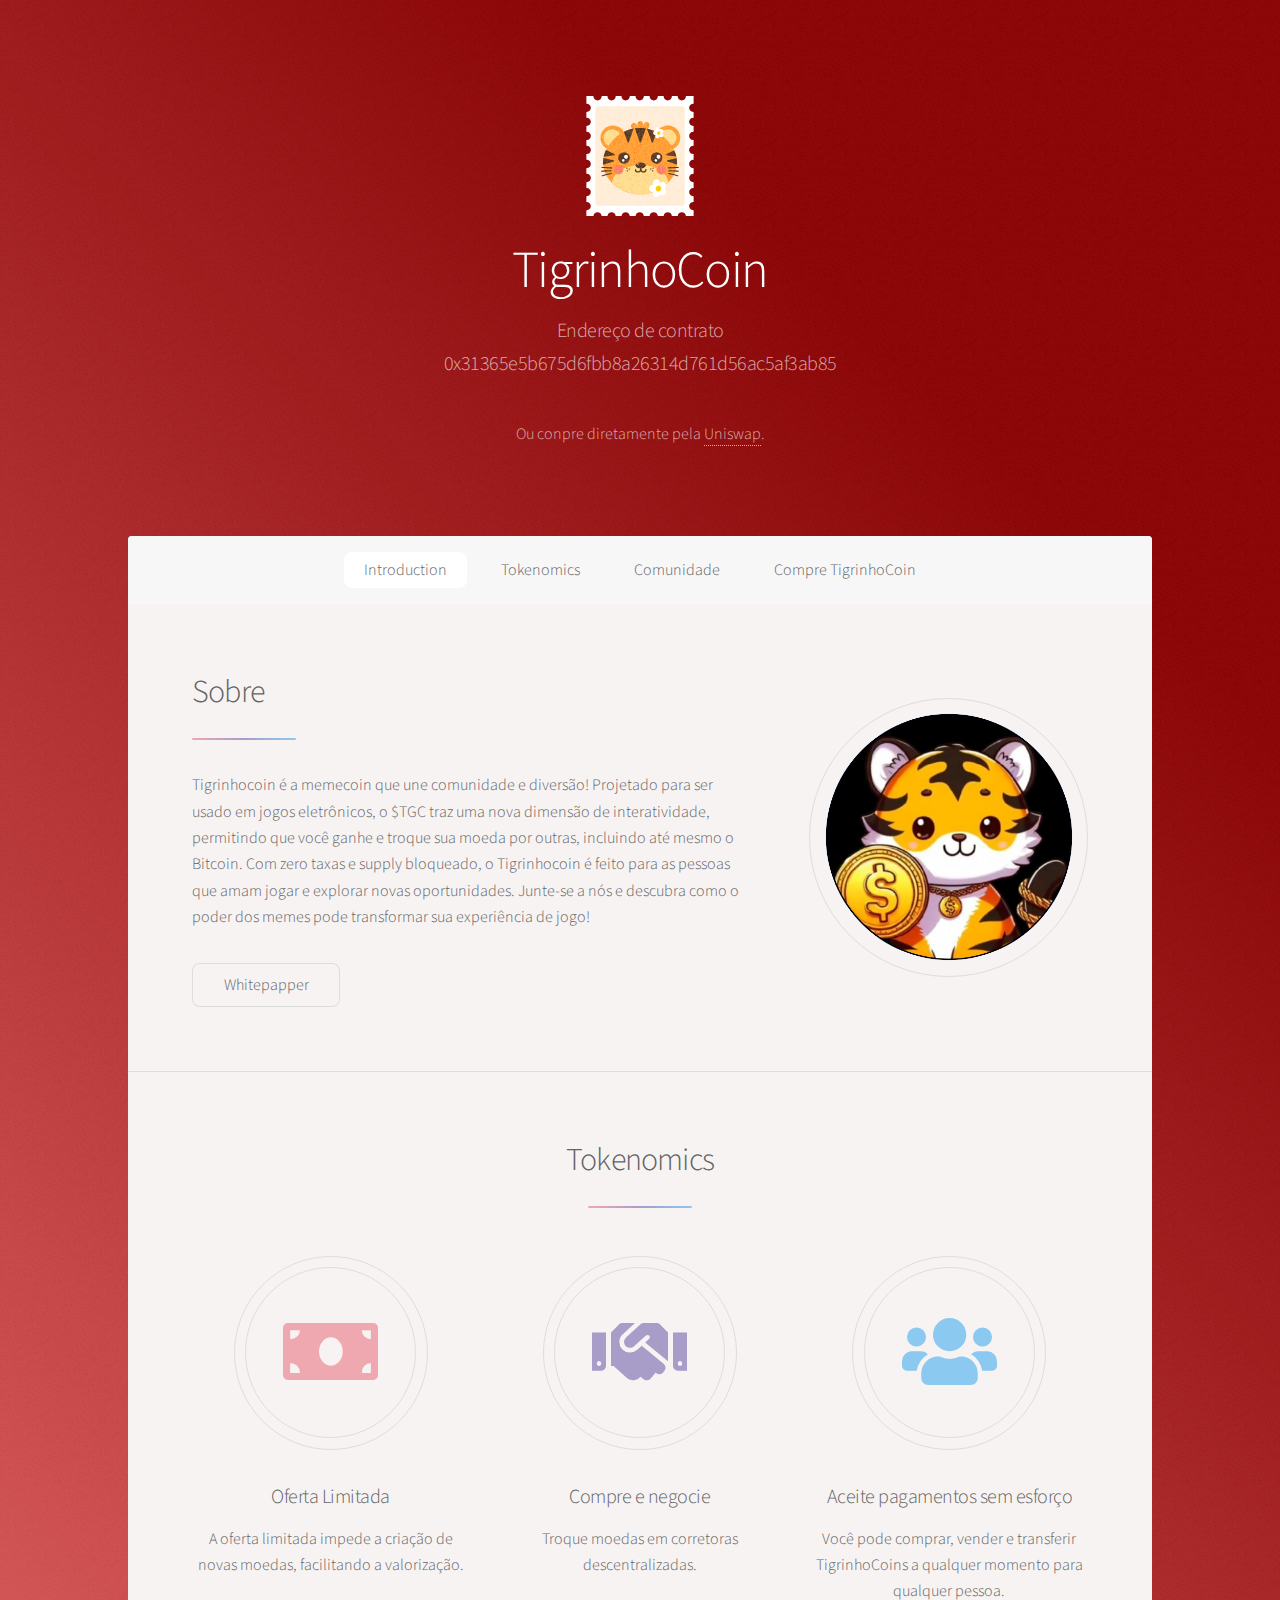
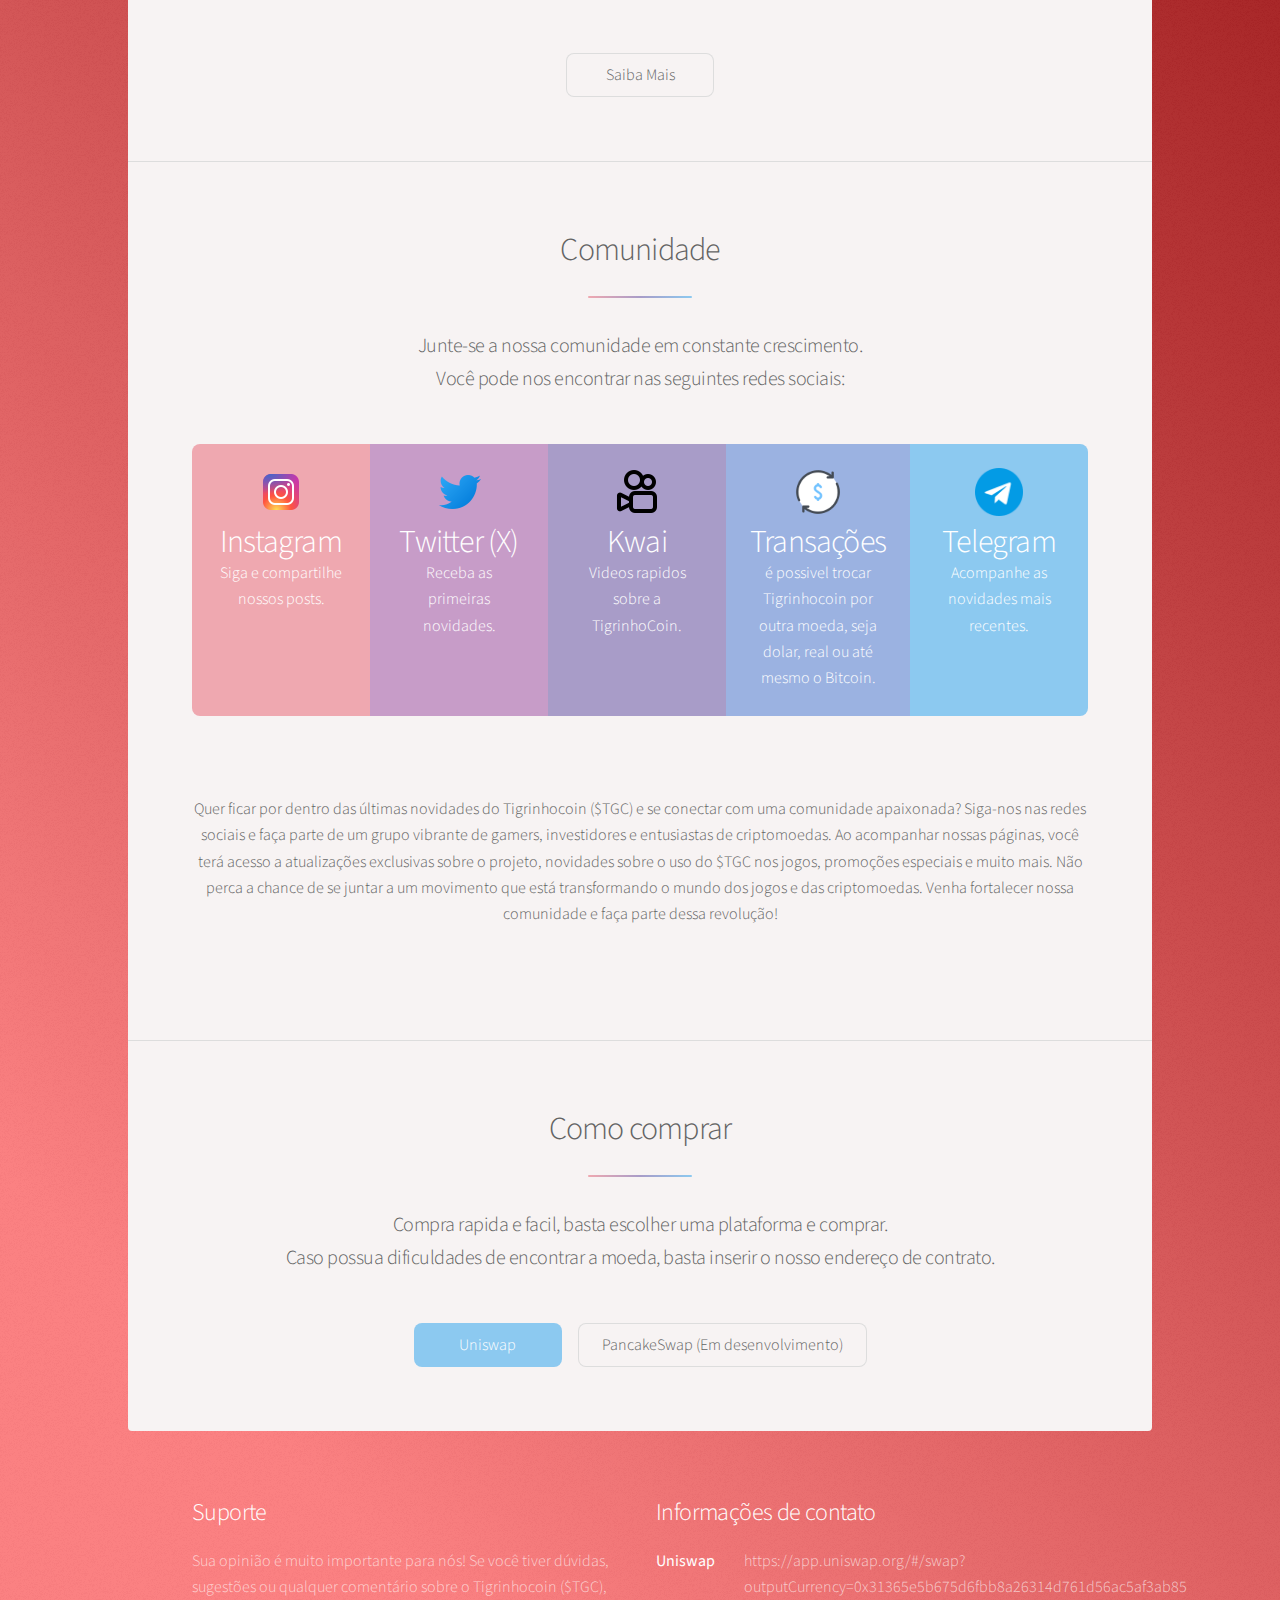
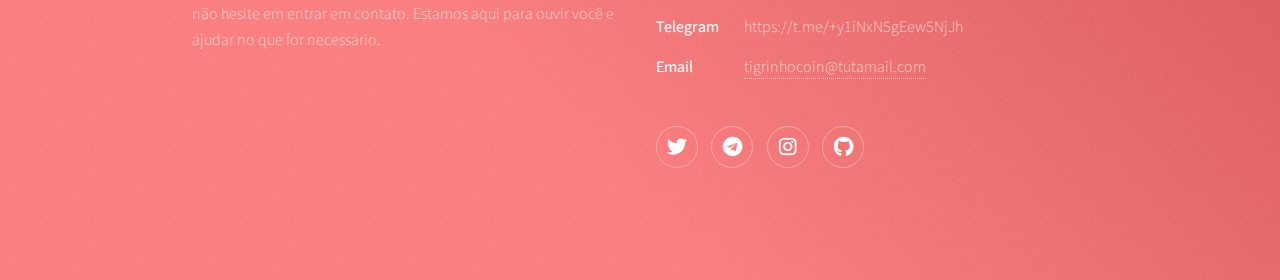
<file: TigrinhoCoin/index.html>
<!DOCTYPE HTML>
<!--
	Anotações, escreva aqui!!!!!!!
	Na aba "disponivel em, pode ser alterada para telegram ou redes sociais"
-->
<html>
	<head>
		<title>TigrinhoCoin </title>
		<meta charset="utf-8" />
		<meta name="viewport" content="width=device-width, initial-scale=1, user-scalable=no" />
		<link rel="stylesheet" href="assets/css/main.css" />
		<noscript><link rel="stylesheet" href="assets/css/noscript.css" /></noscript>
	</head>
	<body class="is-preload">

		<!-- Wrapper -->
			<div id="wrapper">

				<!-- Header -->
					<header id="header" class="alt">
						<span class="logo"><img src="images/logo.svg" alt="" /></span>
						<h1>TigrinhoCoin</h1>
						<p>Endereço de contrato<br />
							0x31365e5b675d6fbb8a26314d761d56ac5af3ab85 <p></p>
							Ou conpre diretamente pela <a href="https://app.uniswap.org/swap?outputCurrency=0x31365e5b675d6fbb8a26314d761d56ac5af3ab85">Uniswap</a>.</p>
					</header>

				<!-- Nav -->
					<nav id="nav">
						<ul>
							<li><a href="#intro" class="active">Introduction</a></li>
							<li><a href="#first">Tokenomics</a></li>
							<li><a href="#second">Comunidade</a></li>
							<li><a href="#cta">Compre TigrinhoCoin</a></li>
						</ul>
					</nav>

				<!-- Main -->
					<div id="main">

						<!-- Introduction -->
							<section id="intro" class="main">
								<div class="spotlight">
									<div class="content">
										<header class="major">
											<h2>Sobre</h2>
										</header>
										<p>Tigrinhocoin é a memecoin que une comunidade e diversão! Projetado para ser usado em jogos eletrônicos, o $TGC traz uma nova dimensão de interatividade, permitindo que você ganhe e troque sua moeda por outras, incluindo até mesmo o Bitcoin. Com zero taxas e supply bloqueado, o Tigrinhocoin é feito para as pessoas que amam jogar e explorar novas oportunidades. Junte-se a nós e descubra como o poder dos memes pode transformar sua experiência de jogo! </p>
										<ul class="actions">
											<li><a href="generic.html" class="button">Whitepapper</a></li>
										</ul>
									</div>
									<span class="image"><img src="images/pic01.jpg" alt="" /></span>
								</div>
							</section>

						<!-- First Section -->
							<section id="first" class="main special">
								<header class="major">
									<h2>Tokenomics</h2>
								</header>
								<ul class="features">
									<li>
										<span class="icon solid major style1 fa-money-bill"></span>
										<h3>Oferta Limitada</h3>
										<p>A oferta limitada impede a criação de novas moedas, facilitando a valorização.</p>
									</li>
									<li>
										<span class="icon solid major style3 fa-handshake"></span>
										<h3>Compre e negocie</h3>
										<p>Troque moedas em corretoras descentralizadas.</p>
									</li>
									<li>
										<span class="icon solid major style5 fa-users"></span>
										<h3>Aceite pagamentos sem esforço</h3>
										<p>Você pode comprar, vender e transferir TigrinhoCoins a qualquer momento para qualquer pessoa.</p>
									</li>
								</ul>
								<footer class="major">
									<ul class="actions special">
										<li><a href="tutorial.html" class="button">Saiba Mais</a></li>
									</ul>
								</footer>
							</section>

						<!-- Second Section -->
							<section id="second" class="main special">
								<header class="major">
									<h2>Comunidade</h2>
									<p>Junte-se a nossa comunidade em constante crescimento.<br />
									Você pode nos encontrar nas seguintes redes sociais:</p>
								</header>
								<ul class="statistics">
									<li class="style1">
										<img src="images/instagram.png" alt="Instagram Icon" class="icon" style="width: 48px; height: 48px;">
										<strong>Instagram</strong> Siga e compartilhe nossos posts.
									</li>
									<li class="style2">
										<img src="images/twitter.png" alt="X Icon" class="icon" style="width: 48px; height: 48px;">
										<strong>Twitter (X)</strong> Receba as primeiras novidades.
									</li>
									<li class="style3">
										<img src="images/kwai.png" alt="Kwai Icon" class="icon" style="width: 48px; height: 48px;">
										<strong>Kwai</strong> Videos rapidos sobre a TigrinhoCoin.
									</li>
									<li class="style4">
										<img src="images/market.png" alt="Coinmarketcap Icon" class="icon" style="width: 48px; height: 48px;">
										<strong>Transações</strong> é possivel trocar Tigrinhocoin por outra moeda, seja dolar, real ou até mesmo o Bitcoin.
									</li>
									<li class="style5">
										<img src="images/telegram.png" alt="Telegram Icon" class="icon" style="width: 48px; height: 48px;">
										<strong>Telegram</strong> Acompanhe as novidades mais recentes.
									</li>
								</ul>
								<p class="content"><p></p>
								Quer ficar por dentro das últimas novidades do Tigrinhocoin ($TGC) e se conectar com uma comunidade apaixonada? Siga-nos nas redes sociais e faça parte de um grupo vibrante de gamers, investidores e entusiastas de criptomoedas. Ao acompanhar nossas páginas, você terá acesso a atualizações exclusivas sobre o projeto, novidades sobre o uso do $TGC nos jogos, promoções especiais e muito mais. Não perca a chance de se juntar a um movimento que está transformando o mundo dos jogos e das criptomoedas. Venha fortalecer nossa comunidade e faça parte dessa revolução!</p>
								<footer class="major">
									<ul class="actions special">
									</ul>
								</footer>
							</section>

						<!-- Get Started -->
							<section id="cta" class="main special">
								<header class="major">
									<h2>Como comprar</h2>
									<p>Compra rapida e facil, basta escolher uma plataforma e comprar.<br />
									Caso possua dificuldades de encontrar a moeda, basta inserir o nosso endereço de contrato.</p>
								</header>
								<footer class="major">
									<ul class="actions special">
										<li><a href="https://app.uniswap.org/swap?outputCurrency=0x31365e5b675d6fbb8a26314d761d56ac5af3ab85" class="button primary">Uniswap</a></li>
										<li><a href="generic.html" class="button">PancakeSwap (Em desenvolvimento)</a></li>
									</ul>
								</footer>
							</section>

					</div>

				<!-- Footer -->
					<footer id="footer">
						<section>
							<h2>Suporte</h2>
							<p>Sua opinião é muito importante para nós! Se você tiver dúvidas, sugestões ou qualquer comentário sobre o Tigrinhocoin ($TGC), não hesite em entrar em contato. Estamos aqui para ouvir você e ajudar no que for necessário.</p>
							<ul class="actions">
							</ul>
						</section>
						<section>
							<h2>Informações de contato</h2>
							<dl class="alt">
								<dt>Uniswap</dt>
								<dd>https://app.uniswap.org/#/swap?outputCurrency=0x31365e5b675d6fbb8a26314d761d56ac5af3ab85</dd>
								<dt>Telegram</dt>
								<dd>https://t.me/+y1iNxN5gEew5NjJh</dd>
								<dt>Email</dt>
								<dd><a href="#">tigrinhocoin@tutamail.com</a></dd>
							</dl>
							<ul class="icons">
								<li><a href="https://x.com/" class="icon brands fa-twitter alt"><span class="label">Twitter</span></a></li>
								<li><a href="https://t.me/+y1iNxN5gEew5NjJh" class="icon brands fa-telegram alt"><span class="label">Telegram</span></a></li>
								<li><a href="#" class="icon brands fa-instagram alt"><span class="label">Instagram</span></a></li>
								<li><a href="#" class="icon brands fa-github alt"><span class="label">GitHub</span></a></li>
							</ul>
						</section>
					</footer>

			</div>

		<!-- Scripts -->
			<script src="assets/js/jquery.min.js"></script>
			<script src="assets/js/jquery.scrollex.min.js"></script>
			<script src="assets/js/jquery.scrolly.min.js"></script>
			<script src="assets/js/browser.min.js"></script>
			<script src="assets/js/breakpoints.min.js"></script>
			<script src="assets/js/util.js"></script>
			<script src="assets/js/main.js"></script>

	</body>
</html>
</file>
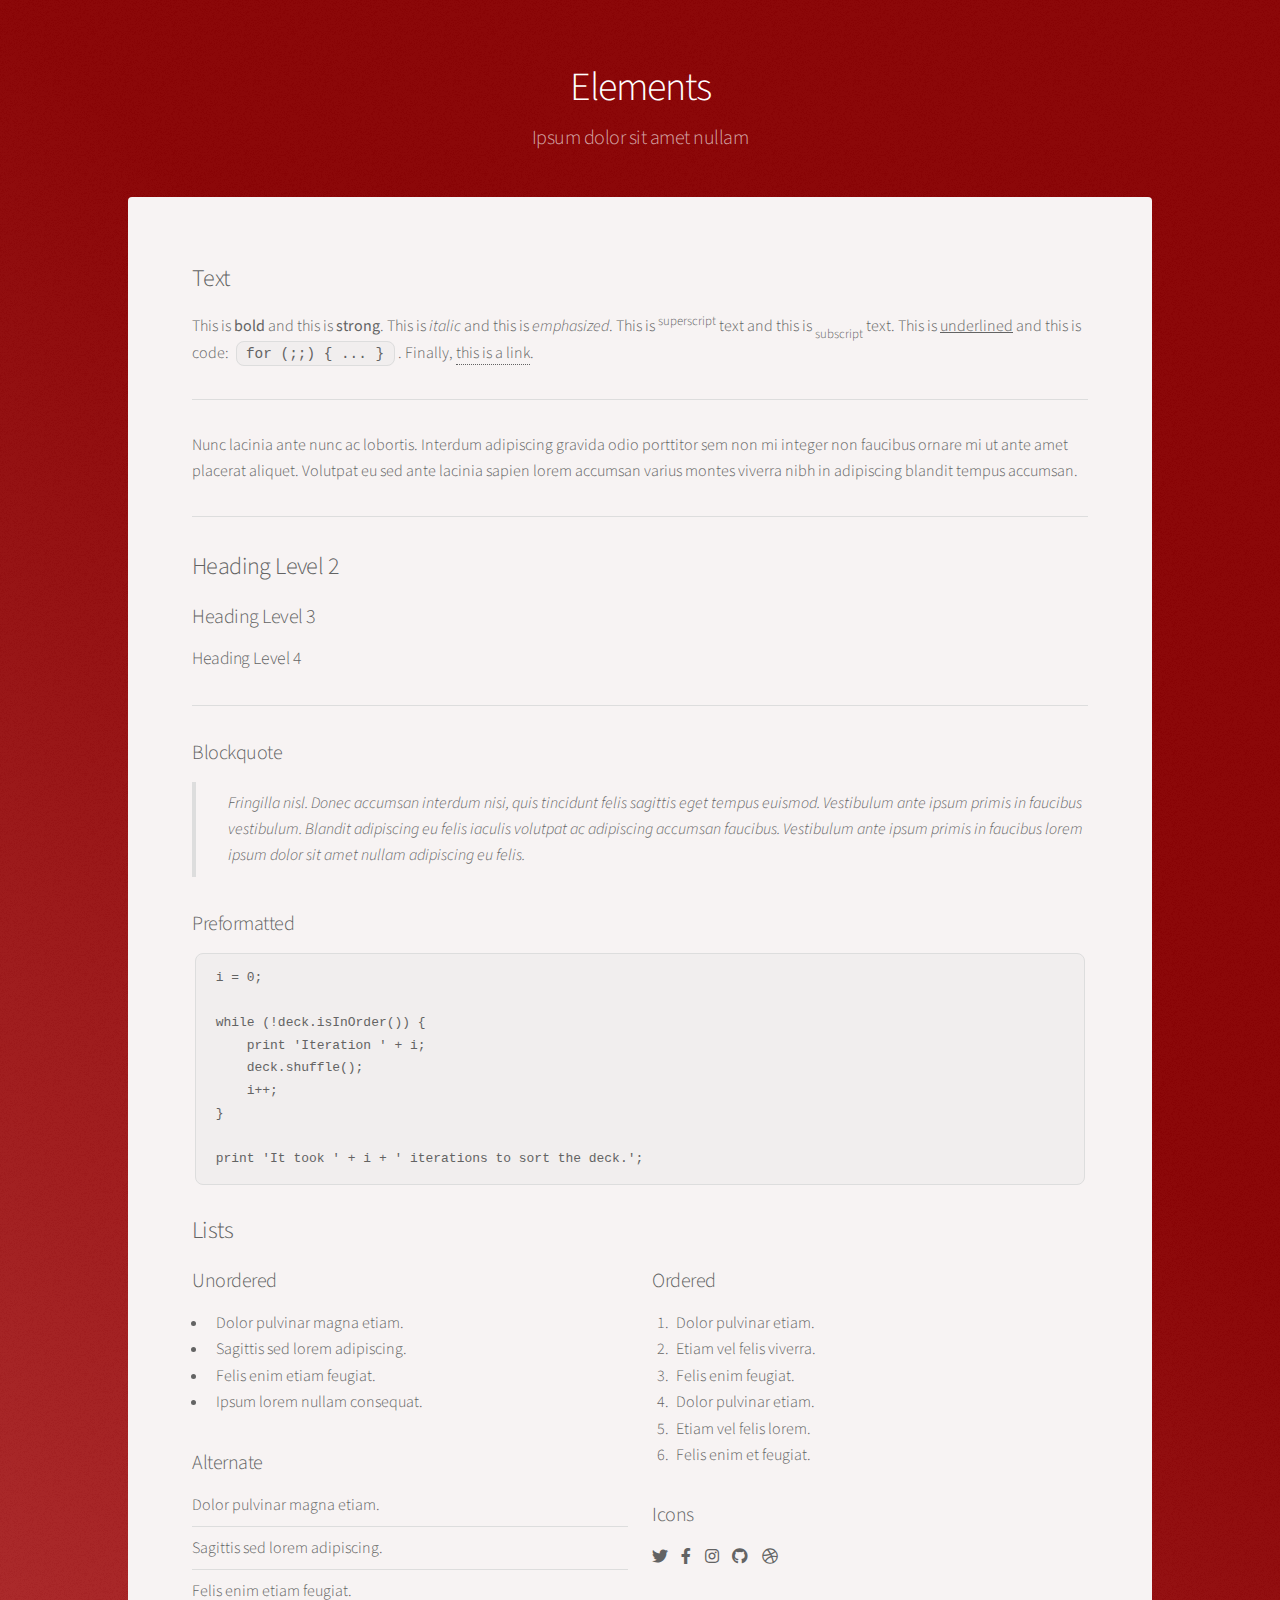
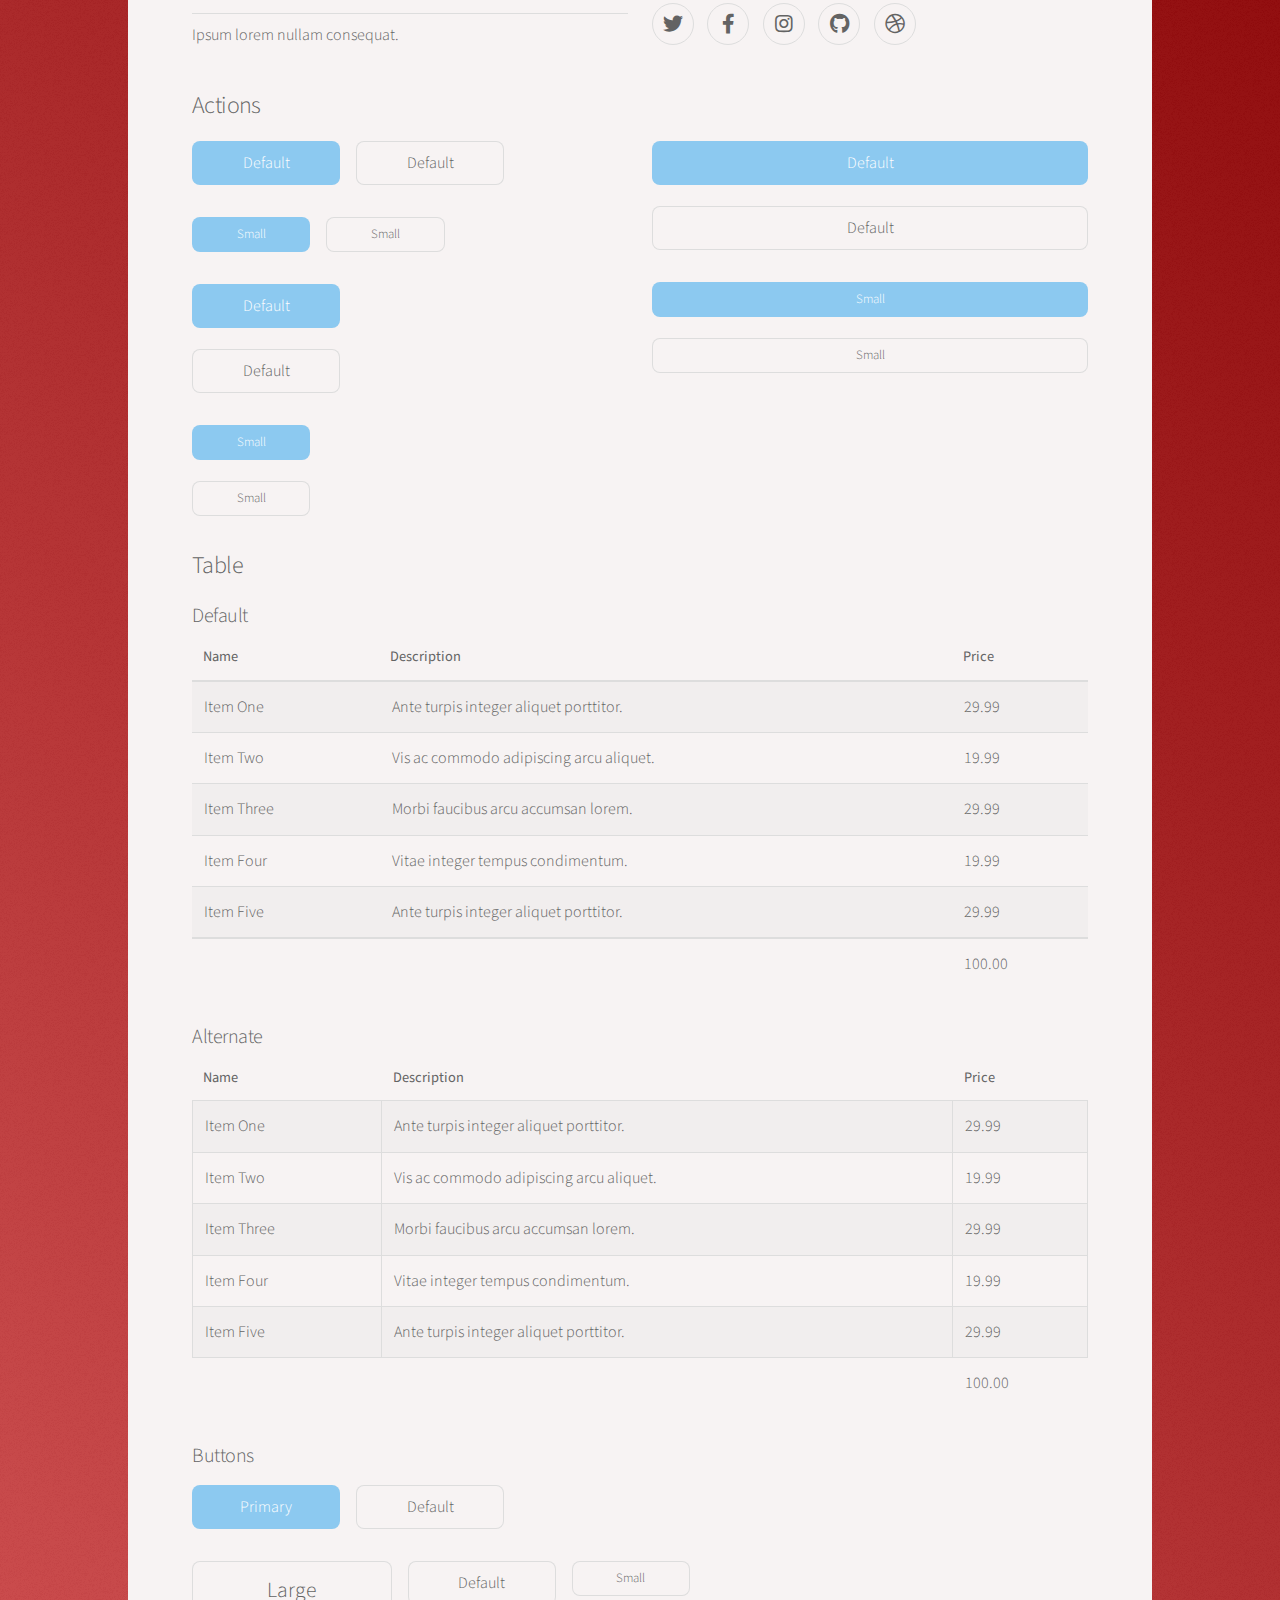
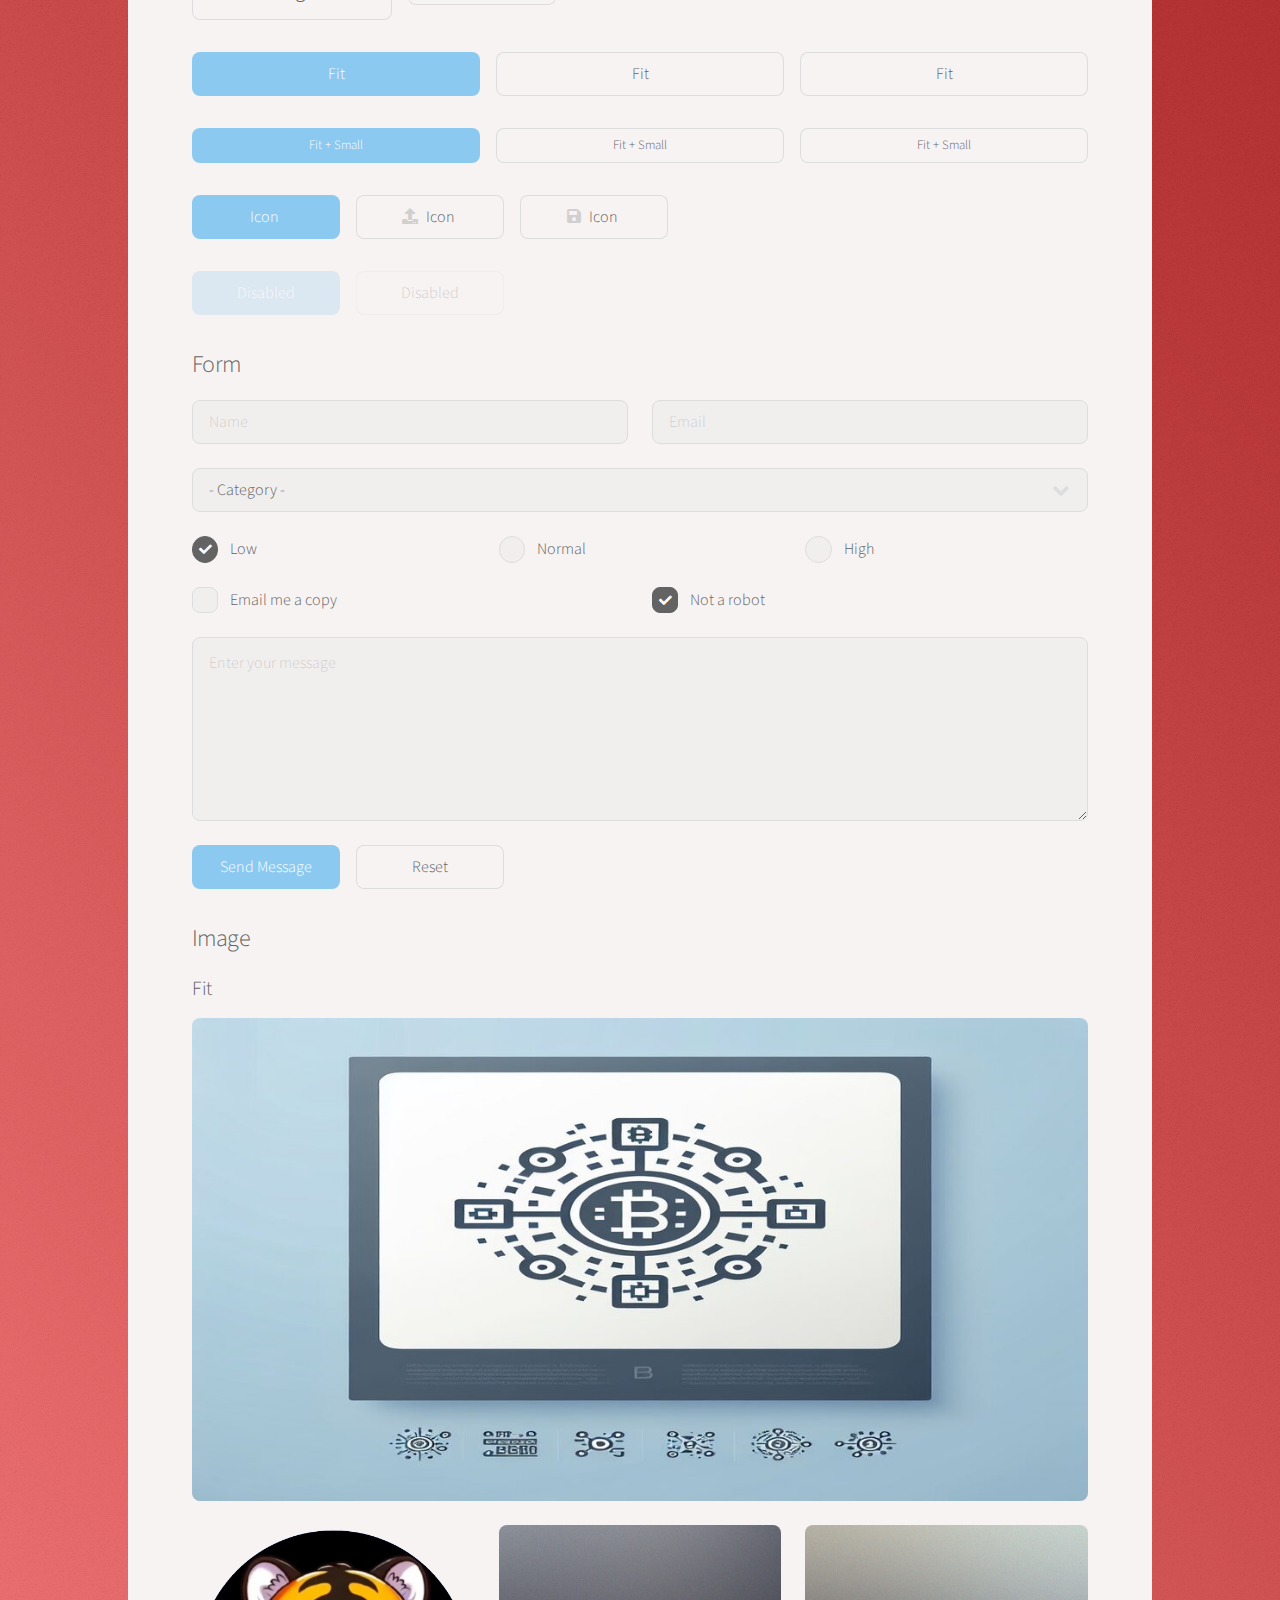
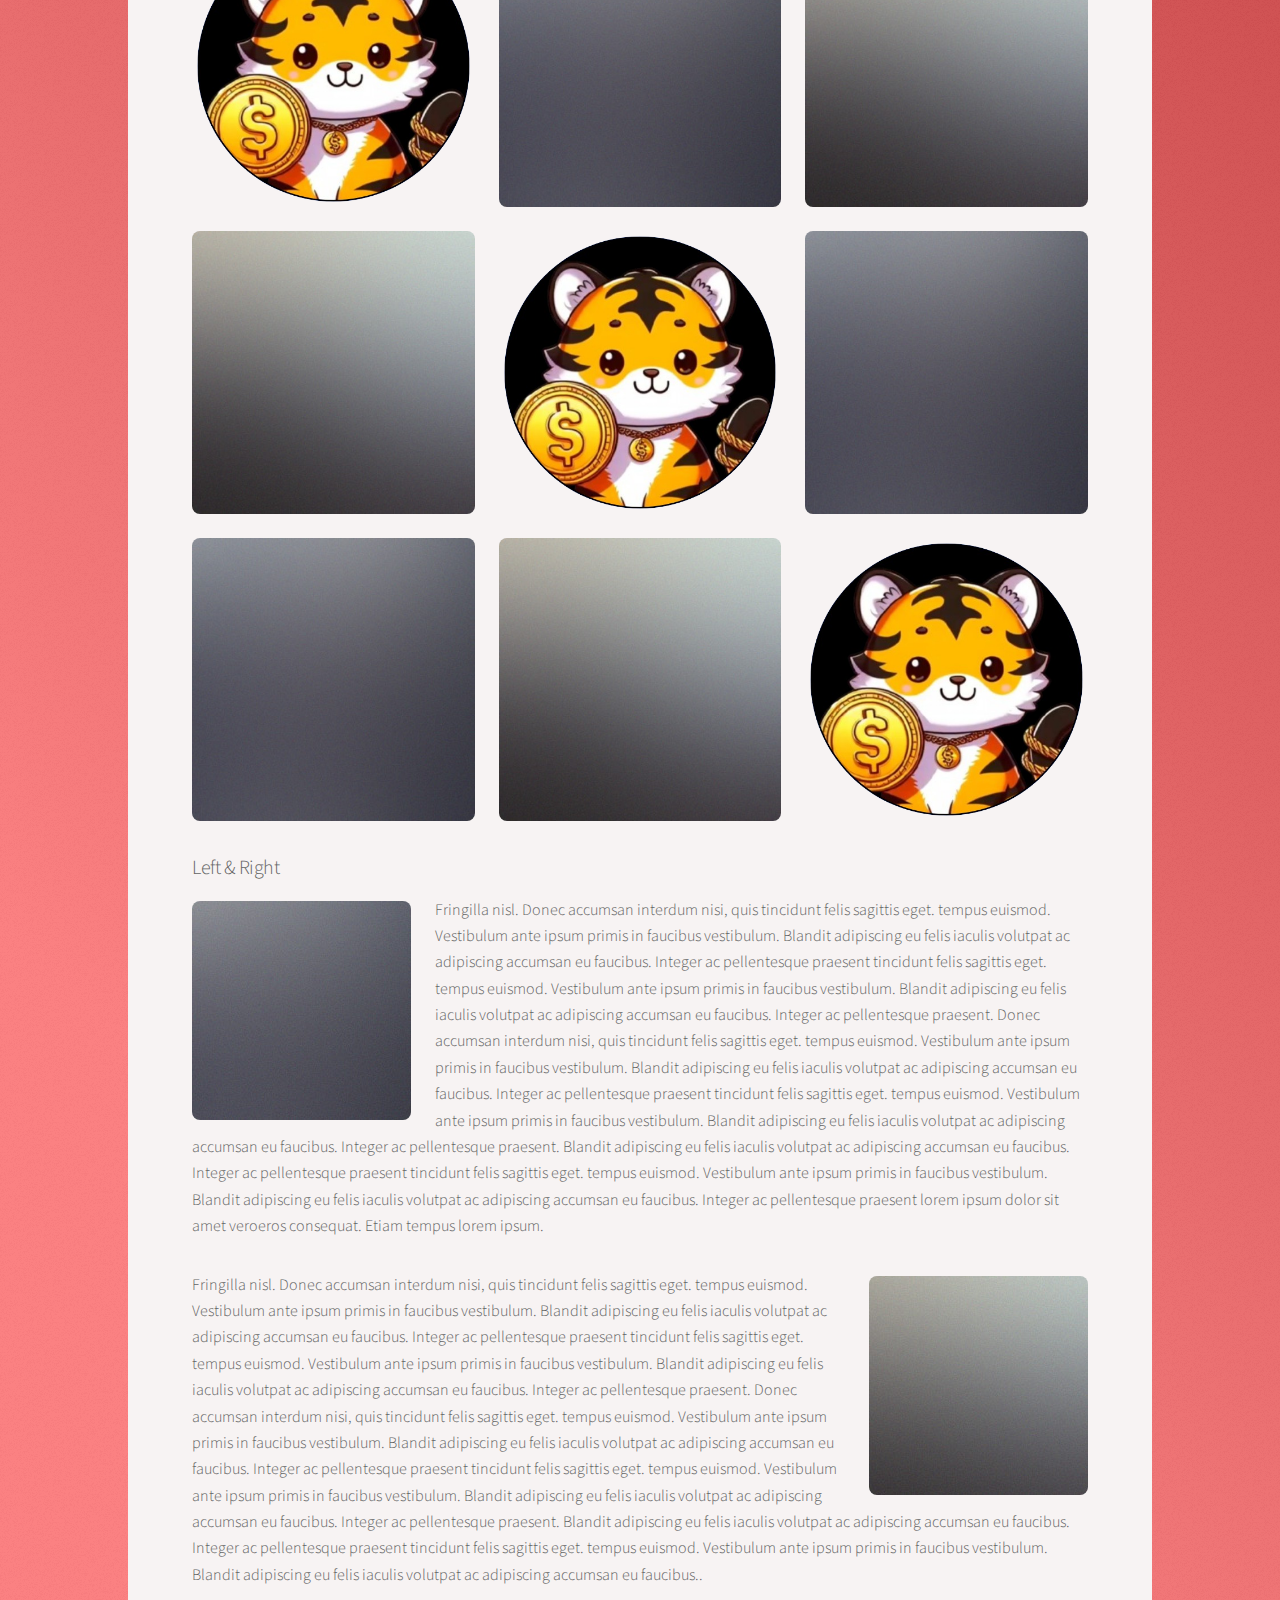
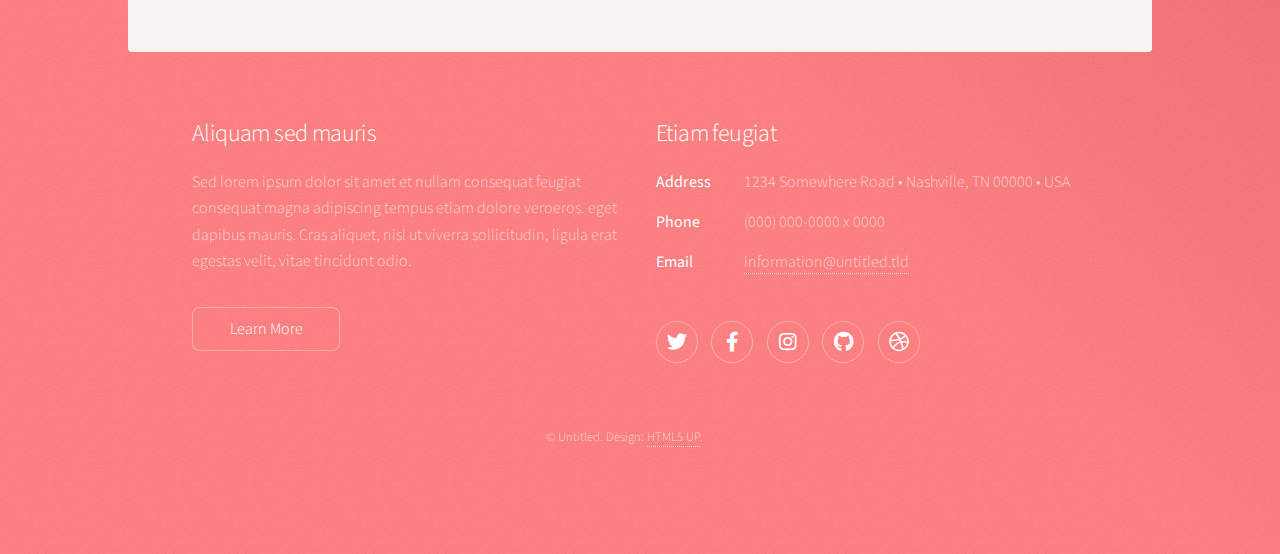
<file: TigrinhoCoin/elements.html>
<!DOCTYPE HTML>
<!--
	Stellar by HTML5 UP
	html5up.net | @ajlkn
	Free for personal and commercial use under the CCA 3.0 license (html5up.net/license)
-->
<html>
	<head>
		<title>Elements - Stellar by HTML5 UP</title>
		<meta charset="utf-8" />
		<meta name="viewport" content="width=device-width, initial-scale=1, user-scalable=no" />
		<link rel="stylesheet" href="assets/css/main.css" />
		<noscript><link rel="stylesheet" href="assets/css/noscript.css" /></noscript>
	</head>
	<body class="is-preload">

		<!-- Wrapper -->
			<div id="wrapper">

				<!-- Header -->
					<header id="header">
						<h1>Elements</h1>
						<p>Ipsum dolor sit amet nullam</p>
					</header>

				<!-- Main -->
					<div id="main">

						<!-- Content -->
							<section id="content" class="main">

								<!-- Text -->
									<section>
										<h2>Text</h2>
										<p>This is <b>bold</b> and this is <strong>strong</strong>. This is <i>italic</i> and this is <em>emphasized</em>.
										This is <sup>superscript</sup> text and this is <sub>subscript</sub> text.
										This is <u>underlined</u> and this is code: <code>for (;;) { ... }</code>. Finally, <a href="#">this is a link</a>.</p>
										<hr />
										<p>Nunc lacinia ante nunc ac lobortis. Interdum adipiscing gravida odio porttitor sem non mi integer non faucibus ornare mi ut ante amet placerat aliquet. Volutpat eu sed ante lacinia sapien lorem accumsan varius montes viverra nibh in adipiscing blandit tempus accumsan.</p>
										<hr />
										<h2>Heading Level 2</h2>
										<h3>Heading Level 3</h3>
										<h4>Heading Level 4</h4>
										<hr />
										<h3>Blockquote</h3>
										<blockquote>Fringilla nisl. Donec accumsan interdum nisi, quis tincidunt felis sagittis eget tempus euismod. Vestibulum ante ipsum primis in faucibus vestibulum. Blandit adipiscing eu felis iaculis volutpat ac adipiscing accumsan faucibus. Vestibulum ante ipsum primis in faucibus lorem ipsum dolor sit amet nullam adipiscing eu felis.</blockquote>
										<h3>Preformatted</h3>
										<pre><code>i = 0;

while (!deck.isInOrder()) {
    print 'Iteration ' + i;
    deck.shuffle();
    i++;
}

print 'It took ' + i + ' iterations to sort the deck.';</code></pre>
									</section>

								<!-- Lists -->
									<section>
										<h2>Lists</h2>
										<div class="row">
											<div class="col-6 col-12-medium">
												<h3>Unordered</h3>
												<ul>
													<li>Dolor pulvinar magna etiam.</li>
													<li>Sagittis sed lorem adipiscing.</li>
													<li>Felis enim etiam feugiat.</li>
													<li>Ipsum lorem nullam consequat.</li>
												</ul>
												<h3>Alternate</h3>
												<ul class="alt">
													<li>Dolor pulvinar magna etiam.</li>
													<li>Sagittis sed lorem adipiscing.</li>
													<li>Felis enim etiam feugiat.</li>
													<li>Ipsum lorem nullam consequat.</li>
												</ul>
											</div>
											<div class="col-6 col-12-medium">
												<h3>Ordered</h3>
												<ol>
													<li>Dolor pulvinar etiam.</li>
													<li>Etiam vel felis viverra.</li>
													<li>Felis enim feugiat.</li>
													<li>Dolor pulvinar etiam.</li>
													<li>Etiam vel felis lorem.</li>
													<li>Felis enim et feugiat.</li>
												</ol>
												<h3>Icons</h3>
												<ul class="icons">
													<li><a href="#" class="icon brands fa-twitter"><span class="label">Twitter</span></a></li>
													<li><a href="#" class="icon brands fa-facebook-f"><span class="label">Facebook</span></a></li>
													<li><a href="#" class="icon brands fa-instagram"><span class="label">Instagram</span></a></li>
													<li><a href="#" class="icon brands fa-github"><span class="label">GitHub</span></a></li>
													<li><a href="#" class="icon brands fa-dribbble"><span class="label">Dribbble</span></a></li>
												</ul>
												<ul class="icons">
													<li><a href="#" class="icon brands alt fa-twitter"><span class="label">Twitter</span></a></li>
													<li><a href="#" class="icon brands alt fa-facebook-f"><span class="label">Facebook</span></a></li>
													<li><a href="#" class="icon brands alt fa-instagram"><span class="label">Instagram</span></a></li>
													<li><a href="#" class="icon brands alt fa-github"><span class="label">GitHub</span></a></li>
													<li><a href="#" class="icon brands alt fa-dribbble"><span class="label">Dribbble</span></a></li>
												</ul>
											</div>
										</div>
										<h2>Actions</h2>
										<div class="row">
											<div class="col-6 col-12-medium">
												<ul class="actions">
													<li><a href="#" class="button primary">Default</a></li>
													<li><a href="#" class="button">Default</a></li>
												</ul>
												<ul class="actions small">
													<li><a href="#" class="button primary small">Small</a></li>
													<li><a href="#" class="button small">Small</a></li>
												</ul>
												<ul class="actions stacked">
													<li><a href="#" class="button primary">Default</a></li>
													<li><a href="#" class="button">Default</a></li>
												</ul>
												<ul class="actions stacked">
													<li><a href="#" class="button primary small">Small</a></li>
													<li><a href="#" class="button small">Small</a></li>
												</ul>
											</div>
											<div class="col-6 col-12-medium">
												<ul class="actions stacked">
													<li><a href="#" class="button primary fit">Default</a></li>
													<li><a href="#" class="button fit">Default</a></li>
												</ul>
												<ul class="actions stacked">
													<li><a href="#" class="button primary small fit">Small</a></li>
													<li><a href="#" class="button small fit">Small</a></li>
												</ul>
											</div>
										</div>
									</section>

								<!-- Table -->
									<section>
										<h2>Table</h2>
										<h3>Default</h3>
										<div class="table-wrapper">
											<table>
												<thead>
													<tr>
														<th>Name</th>
														<th>Description</th>
														<th>Price</th>
													</tr>
												</thead>
												<tbody>
													<tr>
														<td>Item One</td>
														<td>Ante turpis integer aliquet porttitor.</td>
														<td>29.99</td>
													</tr>
													<tr>
														<td>Item Two</td>
														<td>Vis ac commodo adipiscing arcu aliquet.</td>
														<td>19.99</td>
													</tr>
													<tr>
														<td>Item Three</td>
														<td> Morbi faucibus arcu accumsan lorem.</td>
														<td>29.99</td>
													</tr>
													<tr>
														<td>Item Four</td>
														<td>Vitae integer tempus condimentum.</td>
														<td>19.99</td>
													</tr>
													<tr>
														<td>Item Five</td>
														<td>Ante turpis integer aliquet porttitor.</td>
														<td>29.99</td>
													</tr>
												</tbody>
												<tfoot>
													<tr>
														<td colspan="2"></td>
														<td>100.00</td>
													</tr>
												</tfoot>
											</table>
										</div>

										<h3>Alternate</h3>
										<div class="table-wrapper">
											<table class="alt">
												<thead>
													<tr>
														<th>Name</th>
														<th>Description</th>
														<th>Price</th>
													</tr>
												</thead>
												<tbody>
													<tr>
														<td>Item One</td>
														<td>Ante turpis integer aliquet porttitor.</td>
														<td>29.99</td>
													</tr>
													<tr>
														<td>Item Two</td>
														<td>Vis ac commodo adipiscing arcu aliquet.</td>
														<td>19.99</td>
													</tr>
													<tr>
														<td>Item Three</td>
														<td> Morbi faucibus arcu accumsan lorem.</td>
														<td>29.99</td>
													</tr>
													<tr>
														<td>Item Four</td>
														<td>Vitae integer tempus condimentum.</td>
														<td>19.99</td>
													</tr>
													<tr>
														<td>Item Five</td>
														<td>Ante turpis integer aliquet porttitor.</td>
														<td>29.99</td>
													</tr>
												</tbody>
												<tfoot>
													<tr>
														<td colspan="2"></td>
														<td>100.00</td>
													</tr>
												</tfoot>
											</table>
										</div>
									</section>

								<!-- Buttons -->
									<section>
										<h3>Buttons</h3>
										<ul class="actions">
											<li><a href="#" class="button primary">Primary</a></li>
											<li><a href="#" class="button">Default</a></li>
										</ul>
										<ul class="actions">
											<li><a href="#" class="button large">Large</a></li>
											<li><a href="#" class="button">Default</a></li>
											<li><a href="#" class="button small">Small</a></li>
										</ul>
										<ul class="actions fit">
											<li><a href="#" class="button primary fit">Fit</a></li>
											<li><a href="#" class="button fit">Fit</a></li>
											<li><a href="#" class="button fit">Fit</a></li>
										</ul>
										<ul class="actions fit small">
											<li><a href="#" class="button primary fit small">Fit + Small</a></li>
											<li><a href="#" class="button fit small">Fit + Small</a></li>
											<li><a href="#" class="button fit small">Fit + Small</a></li>
										</ul>
										<ul class="actions">
											<li><a href="#" class="button primary icon solidfa-download">Icon</a></li>
											<li><a href="#" class="button icon solid fa-upload">Icon</a></li>
											<li><a href="#" class="button icon solid fa-save">Icon</a></li>
										</ul>
										<ul class="actions">
											<li><span class="button primary disabled">Disabled</span></li>
											<li><span class="button disabled">Disabled</span></li>
										</ul>
									</section>

								<!-- Form -->
									<section>
										<h2>Form</h2>
										<form method="post" action="#">
											<div class="row gtr-uniform">
												<div class="col-6 col-12-xsmall">
													<input type="text" name="demo-name" id="demo-name" value="" placeholder="Name" />
												</div>
												<div class="col-6 col-12-xsmall">
													<input type="email" name="demo-email" id="demo-email" value="" placeholder="Email" />
												</div>
												<div class="col-12">
													<select name="demo-category" id="demo-category">
														<option value="">- Category -</option>
														<option value="1">Manufacturing</option>
														<option value="1">Shipping</option>
														<option value="1">Administration</option>
														<option value="1">Human Resources</option>
													</select>
												</div>
												<div class="col-4 col-12-small">
													<input type="radio" id="demo-priority-low" name="demo-priority" checked>
													<label for="demo-priority-low">Low</label>
												</div>
												<div class="col-4 col-12-small">
													<input type="radio" id="demo-priority-normal" name="demo-priority">
													<label for="demo-priority-normal">Normal</label>
												</div>
												<div class="col-4 col-12-small">
													<input type="radio" id="demo-priority-high" name="demo-priority">
													<label for="demo-priority-high">High</label>
												</div>
												<div class="col-6 col-12-small">
													<input type="checkbox" id="demo-copy" name="demo-copy">
													<label for="demo-copy">Email me a copy</label>
												</div>
												<div class="col-6 col-12-small">
													<input type="checkbox" id="demo-human" name="demo-human" checked>
													<label for="demo-human">Not a robot</label>
												</div>
												<div class="col-12">
													<textarea name="demo-message" id="demo-message" placeholder="Enter your message" rows="6"></textarea>
												</div>
												<div class="col-12">
													<ul class="actions">
														<li><input type="submit" value="Send Message" class="primary" /></li>
														<li><input type="reset" value="Reset" /></li>
													</ul>
												</div>
											</div>
										</form>
									</section>

								<!-- Image -->
									<section>
										<h2>Image</h2>
										<h3>Fit</h3>
										<div class="box alt">
											<div class="row gtr-uniform">
												<div class="col-12"><span class="image fit"><img src="images/pic04.jpg" alt="" /></span></div>
												<div class="col-4"><span class="image fit"><img src="images/pic01.jpg" alt="" /></span></div>
												<div class="col-4"><span class="image fit"><img src="images/pic02.jpg" alt="" /></span></div>
												<div class="col-4"><span class="image fit"><img src="images/pic03.jpg" alt="" /></span></div>
												<div class="col-4"><span class="image fit"><img src="images/pic03.jpg" alt="" /></span></div>
												<div class="col-4"><span class="image fit"><img src="images/pic01.jpg" alt="" /></span></div>
												<div class="col-4"><span class="image fit"><img src="images/pic02.jpg" alt="" /></span></div>
												<div class="col-4"><span class="image fit"><img src="images/pic02.jpg" alt="" /></span></div>
												<div class="col-4"><span class="image fit"><img src="images/pic03.jpg" alt="" /></span></div>
												<div class="col-4"><span class="image fit"><img src="images/pic01.jpg" alt="" /></span></div>
											</div>
										</div>
										<h3>Left &amp; Right</h3>
										<p><span class="image left"><img src="images/pic05.jpg" alt="" /></span>Fringilla nisl. Donec accumsan interdum nisi, quis tincidunt felis sagittis eget. tempus euismod. Vestibulum ante ipsum primis in faucibus vestibulum. Blandit adipiscing eu felis iaculis volutpat ac adipiscing accumsan eu faucibus. Integer ac pellentesque praesent tincidunt felis sagittis eget. tempus euismod. Vestibulum ante ipsum primis in faucibus vestibulum. Blandit adipiscing eu felis iaculis volutpat ac adipiscing accumsan eu faucibus. Integer ac pellentesque praesent. Donec accumsan interdum nisi, quis tincidunt felis sagittis eget. tempus euismod. Vestibulum ante ipsum primis in faucibus vestibulum. Blandit adipiscing eu felis iaculis volutpat ac adipiscing accumsan eu faucibus. Integer ac pellentesque praesent tincidunt felis sagittis eget. tempus euismod. Vestibulum ante ipsum primis in faucibus vestibulum. Blandit adipiscing eu felis iaculis volutpat ac adipiscing accumsan eu faucibus. Integer ac pellentesque praesent. Blandit adipiscing eu felis iaculis volutpat ac adipiscing accumsan eu faucibus. Integer ac pellentesque praesent tincidunt felis sagittis eget. tempus euismod. Vestibulum ante ipsum primis in faucibus vestibulum. Blandit adipiscing eu felis iaculis volutpat ac adipiscing accumsan eu faucibus. Integer ac pellentesque praesent lorem ipsum dolor sit amet veroeros consequat. Etiam tempus lorem ipsum.</p>
										<p><span class="image right"><img src="images/pic06.jpg" alt="" /></span>Fringilla nisl. Donec accumsan interdum nisi, quis tincidunt felis sagittis eget. tempus euismod. Vestibulum ante ipsum primis in faucibus vestibulum. Blandit adipiscing eu felis iaculis volutpat ac adipiscing accumsan eu faucibus. Integer ac pellentesque praesent tincidunt felis sagittis eget. tempus euismod. Vestibulum ante ipsum primis in faucibus vestibulum. Blandit adipiscing eu felis iaculis volutpat ac adipiscing accumsan eu faucibus. Integer ac pellentesque praesent. Donec accumsan interdum nisi, quis tincidunt felis sagittis eget. tempus euismod. Vestibulum ante ipsum primis in faucibus vestibulum. Blandit adipiscing eu felis iaculis volutpat ac adipiscing accumsan eu faucibus. Integer ac pellentesque praesent tincidunt felis sagittis eget. tempus euismod. Vestibulum ante ipsum primis in faucibus vestibulum. Blandit adipiscing eu felis iaculis volutpat ac adipiscing accumsan eu faucibus. Integer ac pellentesque praesent. Blandit adipiscing eu felis iaculis volutpat ac adipiscing accumsan eu faucibus. Integer ac pellentesque praesent tincidunt felis sagittis eget. tempus euismod. Vestibulum ante ipsum primis in faucibus vestibulum. Blandit adipiscing eu felis iaculis volutpat ac adipiscing accumsan eu faucibus..</p>
									</section>

							</section>

					</div>

				<!-- Footer -->
					<footer id="footer">
						<section>
							<h2>Aliquam sed mauris</h2>
							<p>Sed lorem ipsum dolor sit amet et nullam consequat feugiat consequat magna adipiscing tempus etiam dolore veroeros. eget dapibus mauris. Cras aliquet, nisl ut viverra sollicitudin, ligula erat egestas velit, vitae tincidunt odio.</p>
							<ul class="actions">
								<li><a href="#" class="button">Learn More</a></li>
							</ul>
						</section>
						<section>
							<h2>Etiam feugiat</h2>
							<dl class="alt">
								<dt>Address</dt>
								<dd>1234 Somewhere Road &bull; Nashville, TN 00000 &bull; USA</dd>
								<dt>Phone</dt>
								<dd>(000) 000-0000 x 0000</dd>
								<dt>Email</dt>
								<dd><a href="#">information@untitled.tld</a></dd>
							</dl>
							<ul class="icons">
								<li><a href="#" class="icon brands fa-twitter alt"><span class="label">Twitter</span></a></li>
								<li><a href="#" class="icon brands fa-facebook-f alt"><span class="label">Facebook</span></a></li>
								<li><a href="#" class="icon brands fa-instagram alt"><span class="label">Instagram</span></a></li>
								<li><a href="#" class="icon brands fa-github alt"><span class="label">GitHub</span></a></li>
								<li><a href="#" class="icon brands fa-dribbble alt"><span class="label">Dribbble</span></a></li>
							</ul>
						</section>
						<p class="copyright">&copy; Untitled. Design: <a href="https://html5up.net">HTML5 UP</a>.</p>
					</footer>

			</div>

		<!-- Scripts -->
			<script src="assets/js/jquery.min.js"></script>
			<script src="assets/js/jquery.scrollex.min.js"></script>
			<script src="assets/js/jquery.scrolly.min.js"></script>
			<script src="assets/js/browser.min.js"></script>
			<script src="assets/js/breakpoints.min.js"></script>
			<script src="assets/js/util.js"></script>
			<script src="assets/js/main.js"></script>

	</body>
</html>
</file>
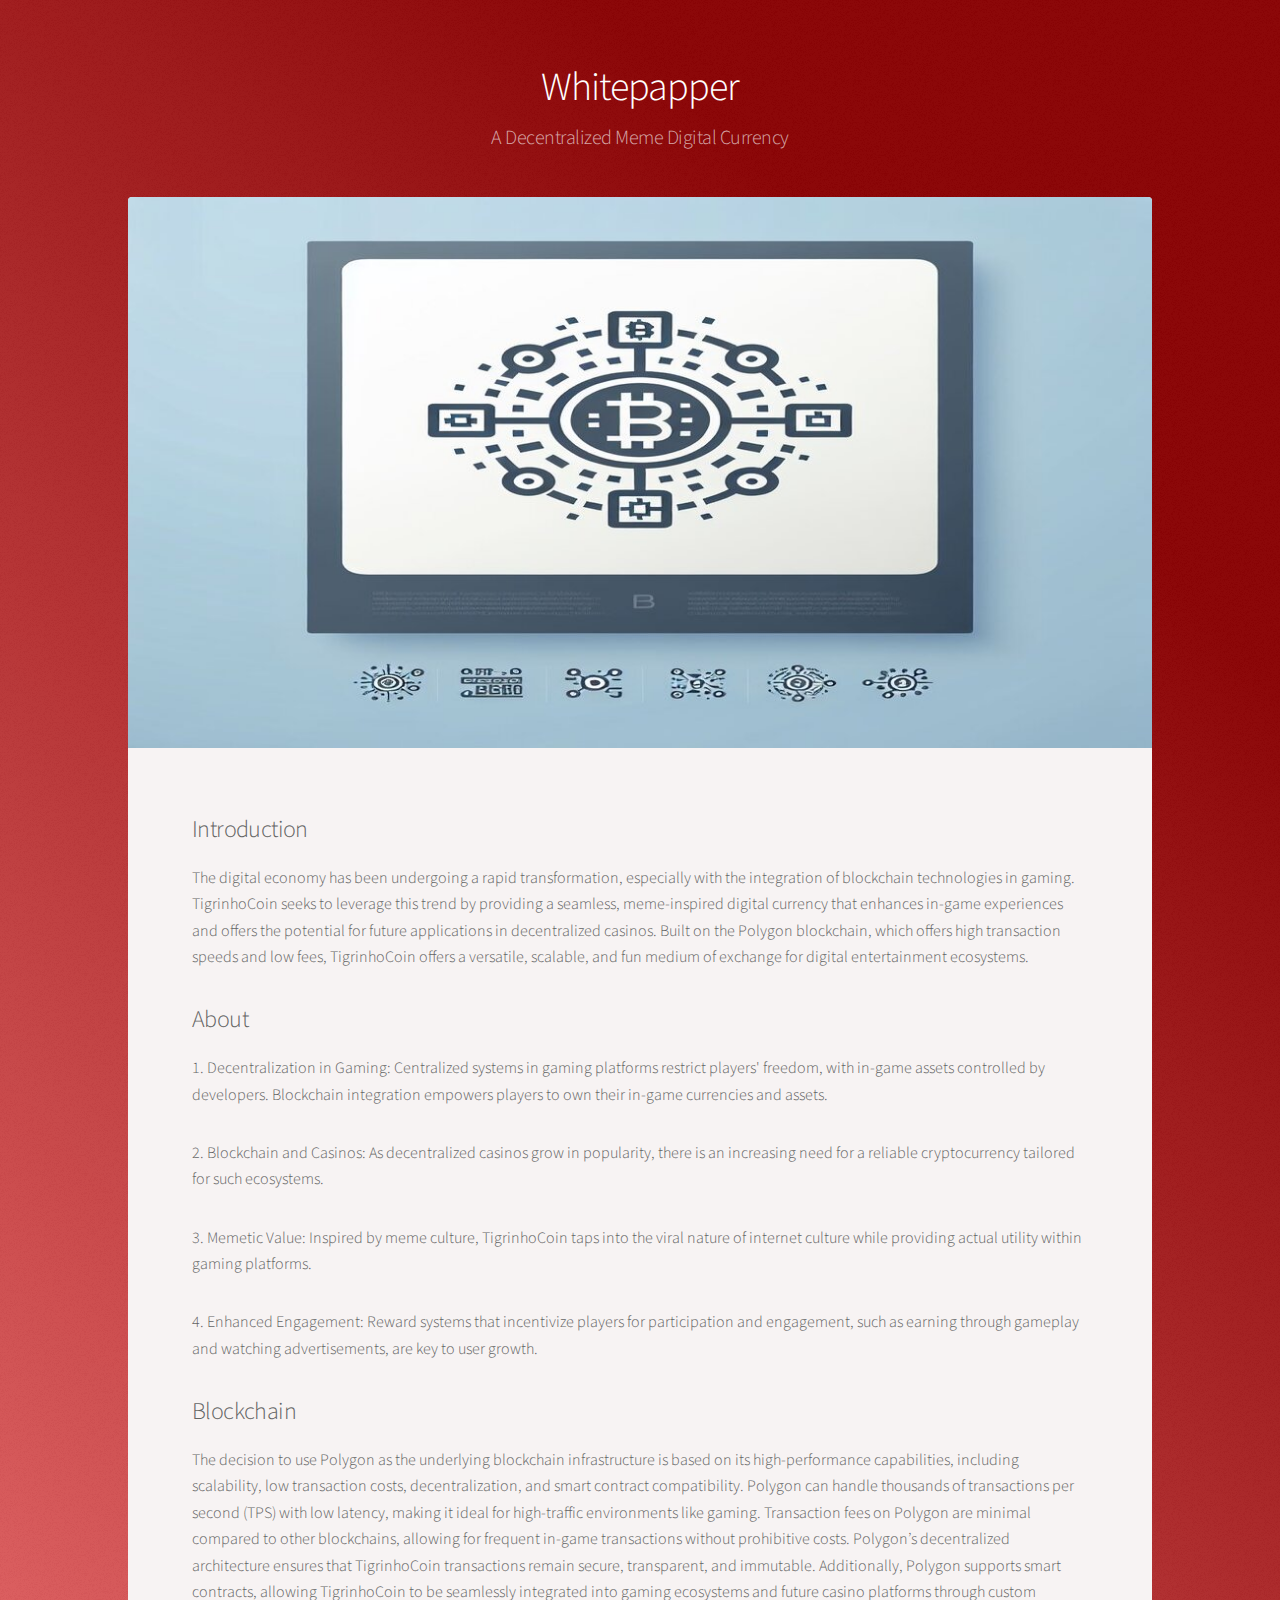
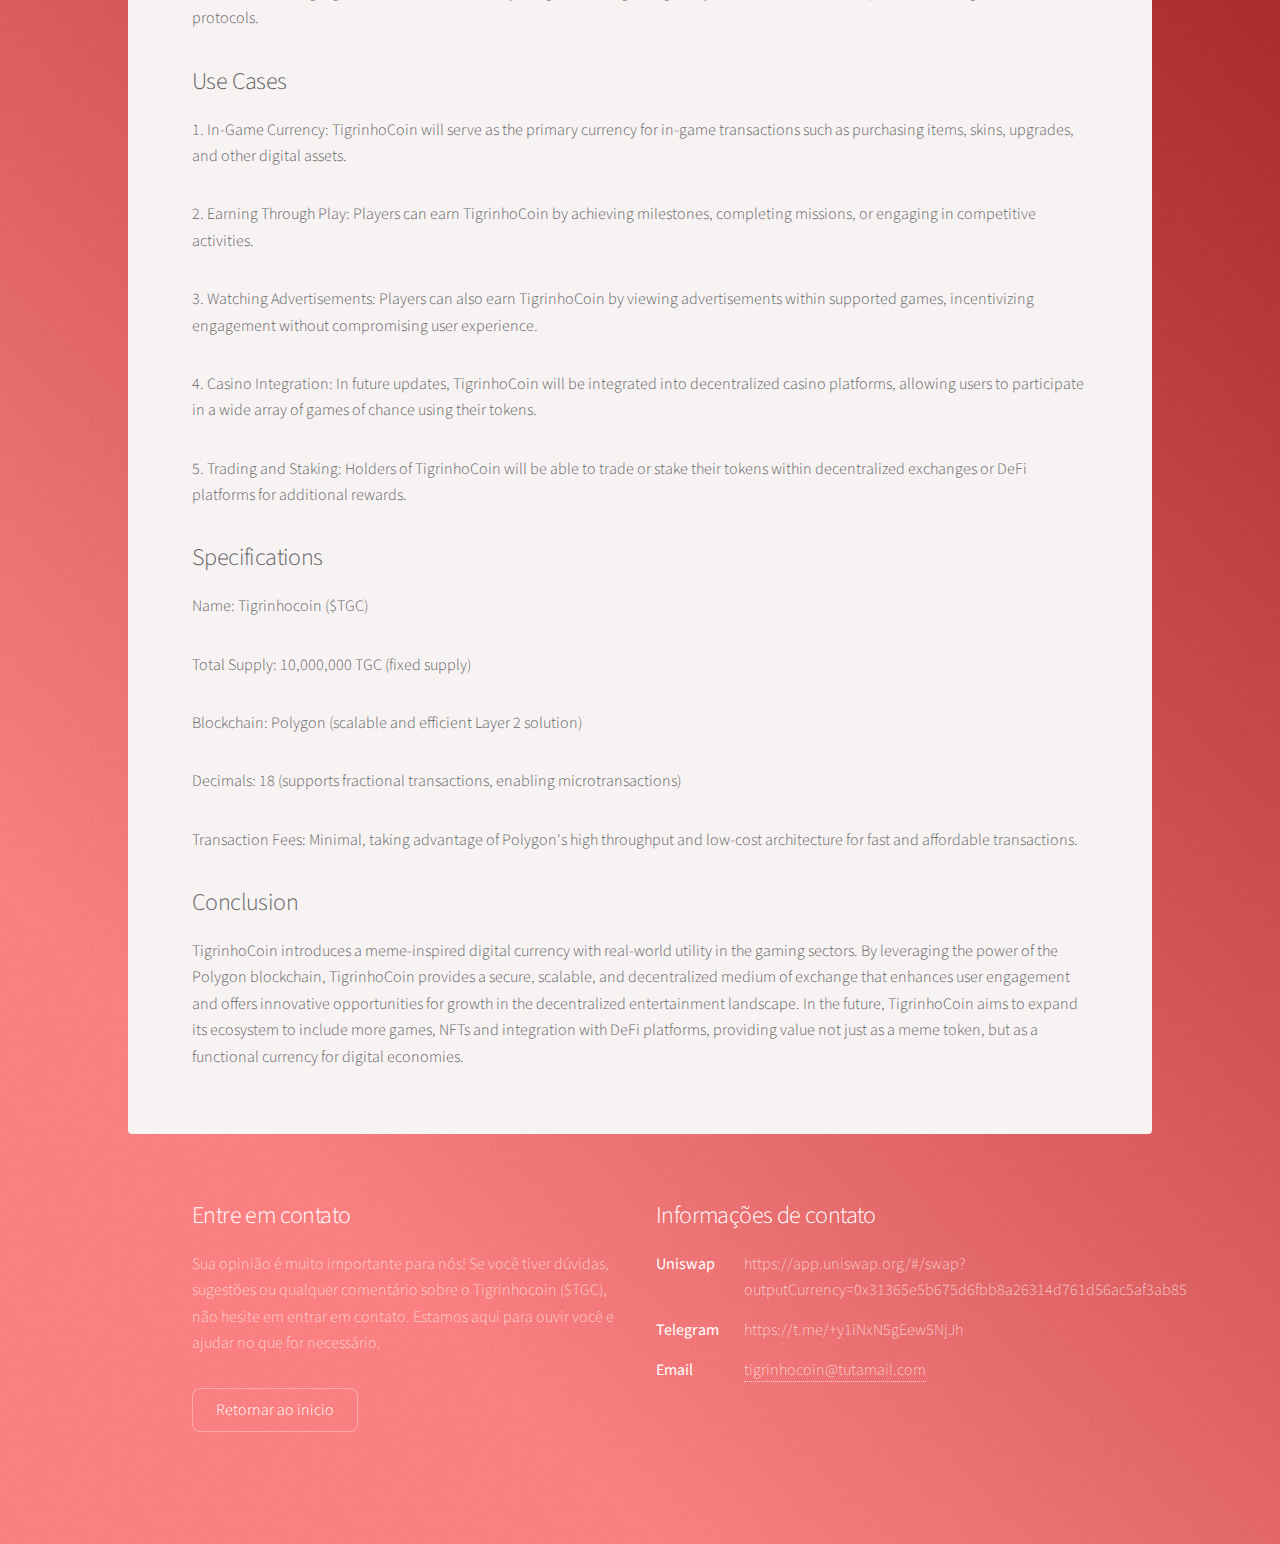
<file: TigrinhoCoin/generic.html>
<!DOCTYPE HTML>
<!--
	Stellar by HTML5 UP
	html5up.net | @ajlkn
	Free for personal and commercial use under the CCA 3.0 license (html5up.net/license)
-->
<html>
	<head>
		<title>Whitepapper -  A Decentralized Meme Digital Currency
		</title>
		<meta charset="utf-8" />
		<meta name="viewport" content="width=device-width, initial-scale=1, user-scalable=no" />
		<link rel="stylesheet" href="assets/css/main.css" />
		<noscript><link rel="stylesheet" href="assets/css/noscript.css" /></noscript>
	</head>
	<body class="is-preload">

		<!-- Wrapper -->
			<div id="wrapper">

				<!-- Header -->
					<header id="header">
						<h1>Whitepapper</h1>
						<p>A Decentralized Meme Digital Currency</p>
					</header>

				<!-- Main -->
					<div id="main">

						<!-- Content -->
							<section id="content" class="main">
								<span class="image main"><img src="images/pic04.jpg" alt="" /></span>
								<h2>Introduction</h2>
								<p>The digital economy has been undergoing a rapid transformation, especially with the integration of
									blockchain technologies in gaming. TigrinhoCoin seeks to leverage this trend by providing a
									seamless, meme-inspired digital currency that enhances in-game experiences and offers the
									potential for future applications in decentralized casinos. Built on the Polygon blockchain, which
									offers high transaction speeds and low fees, TigrinhoCoin offers a versatile, scalable, and fun
									medium of exchange for digital entertainment ecosystems.
									</p>
								<h2>About</h2>
								<p>1. Decentralization in Gaming: Centralized systems in gaming platforms restrict players' freedom,
									with in-game assets controlled by developers. Blockchain integration empowers players to own their
									in-game currencies and assets.<p>
									2. Blockchain and Casinos: As decentralized casinos grow in popularity, there is an increasing need
									for a reliable cryptocurrency tailored for such ecosystems.<p>
									3. Memetic Value: Inspired by meme culture, TigrinhoCoin taps into the viral nature of internet
									culture while providing actual utility within gaming platforms.<p>
									4. Enhanced Engagement: Reward systems that incentivize players for participation and
									engagement, such as earning through gameplay and watching advertisements, are key to user
									growth.</p>
								<h2>Blockchain</h2>
								<p>The decision to use Polygon as the underlying blockchain infrastructure is based on its high-performance capabilities, including scalability, low transaction costs, decentralization, and smart contract compatibility. Polygon can handle thousands of transactions per second (TPS) with low latency, making it ideal for high-traffic environments like gaming. Transaction fees on Polygon are minimal compared to other blockchains, allowing for frequent in-game transactions without prohibitive costs. Polygon’s decentralized architecture ensures that TigrinhoCoin transactions remain secure, transparent, and immutable. Additionally, Polygon supports smart contracts, allowing TigrinhoCoin to be seamlessly integrated into gaming ecosystems and future casino platforms through custom protocols.</p>
								<h2>Use Cases</h2>
								<p>	1. In-Game Currency: TigrinhoCoin will serve as the primary currency for in-game transactions such
									as purchasing items, skins, upgrades, and other digital assets.</p>
									2. Earning Through Play: Players can earn TigrinhoCoin by achieving milestones, completing
									missions, or engaging in competitive activities.</p>
									3. Watching Advertisements: Players can also earn TigrinhoCoin by viewing advertisements within
									supported games, incentivizing engagement without compromising user experience.</p>
									4. Casino Integration: In future updates, TigrinhoCoin will be integrated into decentralized casino
									platforms, allowing users to participate in a wide array of games of chance using their tokens.</p>
									5. Trading and Staking: Holders of TigrinhoCoin will be able to trade or stake their tokens within
									decentralized exchanges or DeFi platforms for additional rewards.</p>
									</p>
								<h2>Specifications</h2>
								<p>Name: Tigrinhocoin ($TGC)</p>
								<p>Total Supply: 10,000,000 TGC (fixed supply)</p>
								<p>Blockchain: Polygon (scalable and efficient Layer 2 solution)</p>
								<p>Decimals: 18 (supports fractional transactions, enabling microtransactions)</p>
								<p>Transaction Fees: Minimal, taking advantage of Polygon's high throughput and low-cost architecture for fast and affordable transactions.</p>
								
								<h2>Conclusion</h2>
								<p>TigrinhoCoin introduces a meme-inspired digital currency with real-world utility in the gaming sectors. By leveraging the power of the Polygon blockchain, TigrinhoCoin provides a secure,
									scalable, and decentralized medium of exchange that enhances user engagement and offers
									innovative opportunities for growth in the decentralized entertainment landscape.
									In the future, TigrinhoCoin aims to expand its ecosystem to include more games, NFTs and integration with DeFi platforms, providing value not just as a meme token, but as a
									functional currency for digital economies.</p>
							</section>

					</div>

				<!-- Footer -->
					<footer id="footer">
						<section>
							<h2>Entre em contato</h2>
							<p>Sua opinião é muito importante para nós! Se você tiver dúvidas, sugestões ou qualquer comentário sobre o Tigrinhocoin ($TGC), não hesite em entrar em contato. Estamos aqui para ouvir você e ajudar no que for necessário.</p>
							<ul class="actions">
								<li><a href="index.html" class="button">Retornar ao inicio</a></li>
							</ul>
						</section>
						<section>
							<h2>Informações de contato</h2>
							<dl class="alt">
								<dt>Uniswap</dt>
								<dd>https://app.uniswap.org/#/swap?outputCurrency=0x31365e5b675d6fbb8a26314d761d56ac5af3ab85</dd>
								<dt>Telegram</dt>
								<dd>https://t.me/+y1iNxN5gEew5NjJh</dd>
								<dt>Email</dt>
								<dd><a href="#">tigrinhocoin@tutamail.com</a></dd>
							</dl>
							</ul>
						</section>
						
					</footer>

			</div>

		<!-- Scripts -->
			<script src="assets/js/jquery.min.js"></script>
			<script src="assets/js/jquery.scrollex.min.js"></script>
			<script src="assets/js/jquery.scrolly.min.js"></script>
			<script src="assets/js/browser.min.js"></script>
			<script src="assets/js/breakpoints.min.js"></script>
			<script src="assets/js/util.js"></script>
			<script src="assets/js/main.js"></script>

	</body>
</html>
</file>
<file: TigrinhoCoin/assets/css/noscript.css>
/*
	Stellar by HTML5 UP
	html5up.net | @ajlkn
	Free for personal and commercial use under the CCA 3.0 license (html5up.net/license)
*/

/* Header */

	body.is-preload #header.alt > * {
		opacity: 1;
	}

	body.is-preload #header.alt .logo {
		-moz-transform: none;
		-webkit-transform: none;
		-ms-transform: none;
		transform: none;
	}
</file>
<file: TigrinhoCoin/assets/css/main.css>
@import url(fontawesome-all.min.css);
@import 'https://fonts.googleapis.com/css?family=Source+Sans+Pro:300,400';

/*
	Stellar by HTML5 UP
	html5up.net | @ajlkn
	Free for personal and commercial use under the CCA 3.0 license (html5up.net/license)
*/

html, body, div, span, applet, object,
iframe, h1, h2, h3, h4, h5, h6, p, blockquote,
pre, a, abbr, acronym, address, big, cite,
code, del, dfn, em, img, ins, kbd, q, s, samp,
small, strike, strong, sub, sup, tt, var, b,
u, i, center, dl, dt, dd, ol, ul, li, fieldset,
form, label, legend, table, caption, tbody,
tfoot, thead, tr, th, td, article, aside,
canvas, details, embed, figure, figcaption,
footer, header, hgroup, menu, nav, output, ruby,
section, summary, time, mark, audio, video {
	margin: 0;
	padding: 0;
	border: 0;
	font-size: 100%;
	font: inherit;
	vertical-align: baseline;}

article, aside, details, figcaption, figure,
footer, header, hgroup, menu, nav, section {
	display: block;}

body {
	line-height: 1;
}

ol, ul {
	list-style: none;
}

blockquote, q {
	quotes: none;
}

	blockquote:before, blockquote:after, q:before, q:after {
		content: '';
		content: none;
	}

table {
	border-collapse: collapse;
	border-spacing: 0;
}

body {
	-webkit-text-size-adjust: none;
}

mark {
	background-color: transparent;
	color: inherit;
}

input::-moz-focus-inner {
	border: 0;
	padding: 0;
}

input, select, textarea {
	-moz-appearance: none;
	-webkit-appearance: none;
	-ms-appearance: none;
	appearance: none;
}

/* Basic */

	@-ms-viewport {
		width: device-width;
	}

	body {
		-ms-overflow-style: scrollbar;
	}

	@media screen and (max-width: 480px) {

		html, body {
			min-width: 320px;
		}

	}

	html {
		box-sizing: border-box;
	}

	*, *:before, *:after {
		box-sizing: inherit;
	}

	body {
		background-color: #935d8c;
		background-image: url("images/overlay.png"), -moz-linear-gradient(45deg, #FF7F7F 15%, #8B0000 85%);
		background-image: url("images/overlay.png"), -webkit-linear-gradient(45deg, #FF7F7F 15%, #8B0000 85%);
		background-image: url("images/overlay.png"), -ms-linear-gradient(45deg, #FF7F7F 15%, #8B0000 85%);
		background-image: url("images/overlay.png"), linear-gradient(45deg, #FF7F7F 15%, #8B0000 85%);
	}

		body.is-preload *, body.is-preload *:before, body.is-preload *:after {
			-moz-animation: none !important;
			-webkit-animation: none !important;
			-ms-animation: none !important;
			animation: none !important;
			-moz-transition: none !important;
			-webkit-transition: none !important;
			-ms-transition: none !important;
			transition: none !important;
		}

/* Type */

	body {
		background-color: #935d8c;
		color: rgba(255, 255, 255, 0.65);
	}

	body, input, select, textarea {
		font-family: "Source Sans Pro", Helvetica, sans-serif;
		font-size: 17pt;
		font-weight: 300;
		line-height: 1.65;
	}

		@media screen and (max-width: 1680px) {

			body, input, select, textarea {
				font-size: 14pt;
			}

		}

		@media screen and (max-width: 1280px) {

			body, input, select, textarea {
				font-size: 12pt;
			}

		}

		@media screen and (max-width: 360px) {

			body, input, select, textarea {
				font-size: 11pt;
			}

		}

	a {
		-moz-transition: color 0.2s ease, border-bottom 0.2s ease;
		-webkit-transition: color 0.2s ease, border-bottom 0.2s ease;
		-ms-transition: color 0.2s ease, border-bottom 0.2s ease;
		transition: color 0.2s ease, border-bottom 0.2s ease;
		text-decoration: none;
		border-bottom: dotted 1px;
		color: inherit;
	}

		a:hover {
			border-bottom-color: transparent;
		}

	strong, b {
		font-weight: 400;
	}

	em, i {
		font-style: italic;
	}

	p {
		margin: 0 0 2em 0;
	}

		p.content {
			-moz-columns: 20em 2;
			-webkit-columns: 20em 2;
			-ms-columns: 20em 2;
			columns: 20em 2;
			-moz-column-gap: 2em;
			-webkit-column-gap: 2em;
			-ms-column-gap: 2em;
			column-gap: 2em;
			text-align: justify;
		}

	h1, h2, h3, h4, h5, h6 {
		font-weight: 300;
		line-height: 1.5;
		margin: 0 0 0.7em 0;
		letter-spacing: -0.025em;
	}

		h1 a, h2 a, h3 a, h4 a, h5 a, h6 a {
			color: inherit;
			text-decoration: none;
		}

	h1 {
		font-size: 2.5em;
		line-height: 1.2;
	}

	h2 {
		font-size: 1.5em;
	}

	h3 {
		font-size: 1.25em;
	}

	h4 {
		font-size: 1.1em;
	}

	h5 {
		font-size: 0.9em;
	}

	h6 {
		font-size: 0.7em;
	}

	@media screen and (max-width: 736px) {

		h1 {
			font-size: 2em;
		}

	}

	sub {
		font-size: 0.8em;
		position: relative;
		top: 0.5em;
	}

	sup {
		font-size: 0.8em;
		position: relative;
		top: -0.5em;
	}

	blockquote {
		border-left: solid 4px;
		font-style: italic;
		margin: 0 0 2em 0;
		padding: 0.5em 0 0.5em 2em;
	}

	code {
		border-radius: 8px;
		border: solid 1px;
		font-family: "Courier New", monospace;
		font-size: 0.9em;
		margin: 0 0.25em;
		padding: 0.25em 0.65em;
	}

	pre {
		-webkit-overflow-scrolling: touch;
		font-family: "Courier New", monospace;
		font-size: 0.9em;
		margin: 0 0 2em 0;
	}

		pre code {
			display: block;
			line-height: 1.75;
			padding: 1em 1.5em;
			overflow-x: auto;
		}

	hr {
		border: 0;
		border-bottom: solid 1px;
		margin: 2em 0;
	}

		hr.major {
			margin: 3em 0;
		}

	.align-left {
		text-align: left;
	}

	.align-center {
		text-align: center;
	}

	.align-right {
		text-align: right;
	}

	input, select, textarea {
		color: #ffffff;
	}

	a:hover {
		color: #ffffff;
	}

	strong, b {
		color: #ffffff;
	}

	h1, h2, h3, h4, h5, h6 {
		color: #ffffff;
	}

	blockquote {
		border-left-color: rgba(255, 255, 255, 0.35);
	}

	code {
		background: rgba(255, 255, 255, 0.075);
		border-color: rgba(255, 255, 255, 0.35);
	}

	hr {
		border-bottom-color: rgba(255, 255, 255, 0.35);
	}

/* Row */

	.row {
		display: flex;
		flex-wrap: wrap;
		box-sizing: border-box;
		align-items: stretch;
	}

		.row > * {
			box-sizing: border-box;
		}

		.row.gtr-uniform > * > :last-child {
			margin-bottom: 0;
		}

		.row.aln-left {
			justify-content: flex-start;
		}

		.row.aln-center {
			justify-content: center;
		}

		.row.aln-right {
			justify-content: flex-end;
		}

		.row.aln-top {
			align-items: flex-start;
		}

		.row.aln-middle {
			align-items: center;
		}

		.row.aln-bottom {
			align-items: flex-end;
		}

		.row > .imp {
			order: -1;
		}

		.row > .col-1 {
			width: 8.33333%;
		}

		.row > .off-1 {
			margin-left: 8.33333%;
		}

		.row > .col-2 {
			width: 16.66667%;
		}

		.row > .off-2 {
			margin-left: 16.66667%;
		}

		.row > .col-3 {
			width: 25%;
		}

		.row > .off-3 {
			margin-left: 25%;
		}

		.row > .col-4 {
			width: 33.33333%;
		}

		.row > .off-4 {
			margin-left: 33.33333%;
		}

		.row > .col-5 {
			width: 41.66667%;
		}

		.row > .off-5 {
			margin-left: 41.66667%;
		}

		.row > .col-6 {
			width: 50%;
		}

		.row > .off-6 {
			margin-left: 50%;
		}

		.row > .col-7 {
			width: 58.33333%;
		}

		.row > .off-7 {
			margin-left: 58.33333%;
		}

		.row > .col-8 {
			width: 66.66667%;
		}

		.row > .off-8 {
			margin-left: 66.66667%;
		}

		.row > .col-9 {
			width: 75%;
		}

		.row > .off-9 {
			margin-left: 75%;
		}

		.row > .col-10 {
			width: 83.33333%;
		}

		.row > .off-10 {
			margin-left: 83.33333%;
		}

		.row > .col-11 {
			width: 91.66667%;
		}

		.row > .off-11 {
			margin-left: 91.66667%;
		}

		.row > .col-12 {
			width: 100%;
		}

		.row > .off-12 {
			margin-left: 100%;
		}

		.row.gtr-0 {
			margin-top: 0;
			margin-left: 0em;
		}

			.row.gtr-0 > * {
				padding: 0 0 0 0em;
			}

			.row.gtr-0.gtr-uniform {
				margin-top: 0em;
			}

				.row.gtr-0.gtr-uniform > * {
					padding-top: 0em;
				}

		.row.gtr-25 {
			margin-top: 0;
			margin-left: -0.375em;
		}

			.row.gtr-25 > * {
				padding: 0 0 0 0.375em;
			}

			.row.gtr-25.gtr-uniform {
				margin-top: -0.375em;
			}

				.row.gtr-25.gtr-uniform > * {
					padding-top: 0.375em;
				}

		.row.gtr-50 {
			margin-top: 0;
			margin-left: -0.75em;
		}

			.row.gtr-50 > * {
				padding: 0 0 0 0.75em;
			}

			.row.gtr-50.gtr-uniform {
				margin-top: -0.75em;
			}

				.row.gtr-50.gtr-uniform > * {
					padding-top: 0.75em;
				}

		.row {
			margin-top: 0;
			margin-left: -1.5em;
		}

			.row > * {
				padding: 0 0 0 1.5em;
			}

			.row.gtr-uniform {
				margin-top: -1.5em;
			}

				.row.gtr-uniform > * {
					padding-top: 1.5em;
				}

		.row.gtr-150 {
			margin-top: 0;
			margin-left: -2.25em;
		}

			.row.gtr-150 > * {
				padding: 0 0 0 2.25em;
			}

			.row.gtr-150.gtr-uniform {
				margin-top: -2.25em;
			}

				.row.gtr-150.gtr-uniform > * {
					padding-top: 2.25em;
				}

		.row.gtr-200 {
			margin-top: 0;
			margin-left: -3em;
		}

			.row.gtr-200 > * {
				padding: 0 0 0 3em;
			}

			.row.gtr-200.gtr-uniform {
				margin-top: -3em;
			}

				.row.gtr-200.gtr-uniform > * {
					padding-top: 3em;
				}

		@media screen and (max-width: 1680px) {

			.row {
				display: flex;
				flex-wrap: wrap;
				box-sizing: border-box;
				align-items: stretch;
			}

				.row > * {
					box-sizing: border-box;
				}

				.row.gtr-uniform > * > :last-child {
					margin-bottom: 0;
				}

				.row.aln-left {
					justify-content: flex-start;
				}

				.row.aln-center {
					justify-content: center;
				}

				.row.aln-right {
					justify-content: flex-end;
				}

				.row.aln-top {
					align-items: flex-start;
				}

				.row.aln-middle {
					align-items: center;
				}

				.row.aln-bottom {
					align-items: flex-end;
				}

				.row > .imp-xlarge {
					order: -1;
				}

				.row > .col-1-xlarge {
					width: 8.33333%;
				}

				.row > .off-1-xlarge {
					margin-left: 8.33333%;
				}

				.row > .col-2-xlarge {
					width: 16.66667%;
				}

				.row > .off-2-xlarge {
					margin-left: 16.66667%;
				}

				.row > .col-3-xlarge {
					width: 25%;
				}

				.row > .off-3-xlarge {
					margin-left: 25%;
				}

				.row > .col-4-xlarge {
					width: 33.33333%;
				}

				.row > .off-4-xlarge {
					margin-left: 33.33333%;
				}

				.row > .col-5-xlarge {
					width: 41.66667%;
				}

				.row > .off-5-xlarge {
					margin-left: 41.66667%;
				}

				.row > .col-6-xlarge {
					width: 50%;
				}

				.row > .off-6-xlarge {
					margin-left: 50%;
				}

				.row > .col-7-xlarge {
					width: 58.33333%;
				}

				.row > .off-7-xlarge {
					margin-left: 58.33333%;
				}

				.row > .col-8-xlarge {
					width: 66.66667%;
				}

				.row > .off-8-xlarge {
					margin-left: 66.66667%;
				}

				.row > .col-9-xlarge {
					width: 75%;
				}

				.row > .off-9-xlarge {
					margin-left: 75%;
				}

				.row > .col-10-xlarge {
					width: 83.33333%;
				}

				.row > .off-10-xlarge {
					margin-left: 83.33333%;
				}

				.row > .col-11-xlarge {
					width: 91.66667%;
				}

				.row > .off-11-xlarge {
					margin-left: 91.66667%;
				}

				.row > .col-12-xlarge {
					width: 100%;
				}

				.row > .off-12-xlarge {
					margin-left: 100%;
				}

				.row.gtr-0 {
					margin-top: 0;
					margin-left: 0em;
				}

					.row.gtr-0 > * {
						padding: 0 0 0 0em;
					}

					.row.gtr-0.gtr-uniform {
						margin-top: 0em;
					}

						.row.gtr-0.gtr-uniform > * {
							padding-top: 0em;
						}

				.row.gtr-25 {
					margin-top: 0;
					margin-left: -0.375em;
				}

					.row.gtr-25 > * {
						padding: 0 0 0 0.375em;
					}

					.row.gtr-25.gtr-uniform {
						margin-top: -0.375em;
					}

						.row.gtr-25.gtr-uniform > * {
							padding-top: 0.375em;
						}

				.row.gtr-50 {
					margin-top: 0;
					margin-left: -0.75em;
				}

					.row.gtr-50 > * {
						padding: 0 0 0 0.75em;
					}

					.row.gtr-50.gtr-uniform {
						margin-top: -0.75em;
					}

						.row.gtr-50.gtr-uniform > * {
							padding-top: 0.75em;
						}

				.row {
					margin-top: 0;
					margin-left: -1.5em;
				}

					.row > * {
						padding: 0 0 0 1.5em;
					}

					.row.gtr-uniform {
						margin-top: -1.5em;
					}

						.row.gtr-uniform > * {
							padding-top: 1.5em;
						}

				.row.gtr-150 {
					margin-top: 0;
					margin-left: -2.25em;
				}

					.row.gtr-150 > * {
						padding: 0 0 0 2.25em;
					}

					.row.gtr-150.gtr-uniform {
						margin-top: -2.25em;
					}

						.row.gtr-150.gtr-uniform > * {
							padding-top: 2.25em;
						}

				.row.gtr-200 {
					margin-top: 0;
					margin-left: -3em;
				}

					.row.gtr-200 > * {
						padding: 0 0 0 3em;
					}

					.row.gtr-200.gtr-uniform {
						margin-top: -3em;
					}

						.row.gtr-200.gtr-uniform > * {
							padding-top: 3em;
						}

		}

		@media screen and (max-width: 1280px) {

			.row {
				display: flex;
				flex-wrap: wrap;
				box-sizing: border-box;
				align-items: stretch;
			}

				.row > * {
					box-sizing: border-box;
				}

				.row.gtr-uniform > * > :last-child {
					margin-bottom: 0;
				}

				.row.aln-left {
					justify-content: flex-start;
				}

				.row.aln-center {
					justify-content: center;
				}

				.row.aln-right {
					justify-content: flex-end;
				}

				.row.aln-top {
					align-items: flex-start;
				}

				.row.aln-middle {
					align-items: center;
				}

				.row.aln-bottom {
					align-items: flex-end;
				}

				.row > .imp-large {
					order: -1;
				}

				.row > .col-1-large {
					width: 8.33333%;
				}

				.row > .off-1-large {
					margin-left: 8.33333%;
				}

				.row > .col-2-large {
					width: 16.66667%;
				}

				.row > .off-2-large {
					margin-left: 16.66667%;
				}

				.row > .col-3-large {
					width: 25%;
				}

				.row > .off-3-large {
					margin-left: 25%;
				}

				.row > .col-4-large {
					width: 33.33333%;
				}

				.row > .off-4-large {
					margin-left: 33.33333%;
				}

				.row > .col-5-large {
					width: 41.66667%;
				}

				.row > .off-5-large {
					margin-left: 41.66667%;
				}

				.row > .col-6-large {
					width: 50%;
				}

				.row > .off-6-large {
					margin-left: 50%;
				}

				.row > .col-7-large {
					width: 58.33333%;
				}

				.row > .off-7-large {
					margin-left: 58.33333%;
				}

				.row > .col-8-large {
					width: 66.66667%;
				}

				.row > .off-8-large {
					margin-left: 66.66667%;
				}

				.row > .col-9-large {
					width: 75%;
				}

				.row > .off-9-large {
					margin-left: 75%;
				}

				.row > .col-10-large {
					width: 83.33333%;
				}

				.row > .off-10-large {
					margin-left: 83.33333%;
				}

				.row > .col-11-large {
					width: 91.66667%;
				}

				.row > .off-11-large {
					margin-left: 91.66667%;
				}

				.row > .col-12-large {
					width: 100%;
				}

				.row > .off-12-large {
					margin-left: 100%;
				}

				.row.gtr-0 {
					margin-top: 0;
					margin-left: 0em;
				}

					.row.gtr-0 > * {
						padding: 0 0 0 0em;
					}

					.row.gtr-0.gtr-uniform {
						margin-top: 0em;
					}

						.row.gtr-0.gtr-uniform > * {
							padding-top: 0em;
						}

				.row.gtr-25 {
					margin-top: 0;
					margin-left: -0.375em;
				}

					.row.gtr-25 > * {
						padding: 0 0 0 0.375em;
					}

					.row.gtr-25.gtr-uniform {
						margin-top: -0.375em;
					}

						.row.gtr-25.gtr-uniform > * {
							padding-top: 0.375em;
						}

				.row.gtr-50 {
					margin-top: 0;
					margin-left: -0.75em;
				}

					.row.gtr-50 > * {
						padding: 0 0 0 0.75em;
					}

					.row.gtr-50.gtr-uniform {
						margin-top: -0.75em;
					}

						.row.gtr-50.gtr-uniform > * {
							padding-top: 0.75em;
						}

				.row {
					margin-top: 0;
					margin-left: -1.5em;
				}

					.row > * {
						padding: 0 0 0 1.5em;
					}

					.row.gtr-uniform {
						margin-top: -1.5em;
					}

						.row.gtr-uniform > * {
							padding-top: 1.5em;
						}

				.row.gtr-150 {
					margin-top: 0;
					margin-left: -2.25em;
				}

					.row.gtr-150 > * {
						padding: 0 0 0 2.25em;
					}

					.row.gtr-150.gtr-uniform {
						margin-top: -2.25em;
					}

						.row.gtr-150.gtr-uniform > * {
							padding-top: 2.25em;
						}

				.row.gtr-200 {
					margin-top: 0;
					margin-left: -3em;
				}

					.row.gtr-200 > * {
						padding: 0 0 0 3em;
					}

					.row.gtr-200.gtr-uniform {
						margin-top: -3em;
					}

						.row.gtr-200.gtr-uniform > * {
							padding-top: 3em;
						}

		}

		@media screen and (max-width: 980px) {

			.row {
				display: flex;
				flex-wrap: wrap;
				box-sizing: border-box;
				align-items: stretch;
			}

				.row > * {
					box-sizing: border-box;
				}

				.row.gtr-uniform > * > :last-child {
					margin-bottom: 0;
				}

				.row.aln-left {
					justify-content: flex-start;
				}

				.row.aln-center {
					justify-content: center;
				}

				.row.aln-right {
					justify-content: flex-end;
				}

				.row.aln-top {
					align-items: flex-start;
				}

				.row.aln-middle {
					align-items: center;
				}

				.row.aln-bottom {
					align-items: flex-end;
				}

				.row > .imp-medium {
					order: -1;
				}

				.row > .col-1-medium {
					width: 8.33333%;
				}

				.row > .off-1-medium {
					margin-left: 8.33333%;
				}

				.row > .col-2-medium {
					width: 16.66667%;
				}

				.row > .off-2-medium {
					margin-left: 16.66667%;
				}

				.row > .col-3-medium {
					width: 25%;
				}

				.row > .off-3-medium {
					margin-left: 25%;
				}

				.row > .col-4-medium {
					width: 33.33333%;
				}

				.row > .off-4-medium {
					margin-left: 33.33333%;
				}

				.row > .col-5-medium {
					width: 41.66667%;
				}

				.row > .off-5-medium {
					margin-left: 41.66667%;
				}

				.row > .col-6-medium {
					width: 50%;
				}

				.row > .off-6-medium {
					margin-left: 50%;
				}

				.row > .col-7-medium {
					width: 58.33333%;
				}

				.row > .off-7-medium {
					margin-left: 58.33333%;
				}

				.row > .col-8-medium {
					width: 66.66667%;
				}

				.row > .off-8-medium {
					margin-left: 66.66667%;
				}

				.row > .col-9-medium {
					width: 75%;
				}

				.row > .off-9-medium {
					margin-left: 75%;
				}

				.row > .col-10-medium {
					width: 83.33333%;
				}

				.row > .off-10-medium {
					margin-left: 83.33333%;
				}

				.row > .col-11-medium {
					width: 91.66667%;
				}

				.row > .off-11-medium {
					margin-left: 91.66667%;
				}

				.row > .col-12-medium {
					width: 100%;
				}

				.row > .off-12-medium {
					margin-left: 100%;
				}

				.row.gtr-0 {
					margin-top: 0;
					margin-left: 0em;
				}

					.row.gtr-0 > * {
						padding: 0 0 0 0em;
					}

					.row.gtr-0.gtr-uniform {
						margin-top: 0em;
					}

						.row.gtr-0.gtr-uniform > * {
							padding-top: 0em;
						}

				.row.gtr-25 {
					margin-top: 0;
					margin-left: -0.375em;
				}

					.row.gtr-25 > * {
						padding: 0 0 0 0.375em;
					}

					.row.gtr-25.gtr-uniform {
						margin-top: -0.375em;
					}

						.row.gtr-25.gtr-uniform > * {
							padding-top: 0.375em;
						}

				.row.gtr-50 {
					margin-top: 0;
					margin-left: -0.75em;
				}

					.row.gtr-50 > * {
						padding: 0 0 0 0.75em;
					}

					.row.gtr-50.gtr-uniform {
						margin-top: -0.75em;
					}

						.row.gtr-50.gtr-uniform > * {
							padding-top: 0.75em;
						}

				.row {
					margin-top: 0;
					margin-left: -1.5em;
				}

					.row > * {
						padding: 0 0 0 1.5em;
					}

					.row.gtr-uniform {
						margin-top: -1.5em;
					}

						.row.gtr-uniform > * {
							padding-top: 1.5em;
						}

				.row.gtr-150 {
					margin-top: 0;
					margin-left: -2.25em;
				}

					.row.gtr-150 > * {
						padding: 0 0 0 2.25em;
					}

					.row.gtr-150.gtr-uniform {
						margin-top: -2.25em;
					}

						.row.gtr-150.gtr-uniform > * {
							padding-top: 2.25em;
						}

				.row.gtr-200 {
					margin-top: 0;
					margin-left: -3em;
				}

					.row.gtr-200 > * {
						padding: 0 0 0 3em;
					}

					.row.gtr-200.gtr-uniform {
						margin-top: -3em;
					}

						.row.gtr-200.gtr-uniform > * {
							padding-top: 3em;
						}

		}

		@media screen and (max-width: 736px) {

			.row {
				display: flex;
				flex-wrap: wrap;
				box-sizing: border-box;
				align-items: stretch;
			}

				.row > * {
					box-sizing: border-box;
				}

				.row.gtr-uniform > * > :last-child {
					margin-bottom: 0;
				}

				.row.aln-left {
					justify-content: flex-start;
				}

				.row.aln-center {
					justify-content: center;
				}

				.row.aln-right {
					justify-content: flex-end;
				}

				.row.aln-top {
					align-items: flex-start;
				}

				.row.aln-middle {
					align-items: center;
				}

				.row.aln-bottom {
					align-items: flex-end;
				}

				.row > .imp-small {
					order: -1;
				}

				.row > .col-1-small {
					width: 8.33333%;
				}

				.row > .off-1-small {
					margin-left: 8.33333%;
				}

				.row > .col-2-small {
					width: 16.66667%;
				}

				.row > .off-2-small {
					margin-left: 16.66667%;
				}

				.row > .col-3-small {
					width: 25%;
				}

				.row > .off-3-small {
					margin-left: 25%;
				}

				.row > .col-4-small {
					width: 33.33333%;
				}

				.row > .off-4-small {
					margin-left: 33.33333%;
				}

				.row > .col-5-small {
					width: 41.66667%;
				}

				.row > .off-5-small {
					margin-left: 41.66667%;
				}

				.row > .col-6-small {
					width: 50%;
				}

				.row > .off-6-small {
					margin-left: 50%;
				}

				.row > .col-7-small {
					width: 58.33333%;
				}

				.row > .off-7-small {
					margin-left: 58.33333%;
				}

				.row > .col-8-small {
					width: 66.66667%;
				}

				.row > .off-8-small {
					margin-left: 66.66667%;
				}

				.row > .col-9-small {
					width: 75%;
				}

				.row > .off-9-small {
					margin-left: 75%;
				}

				.row > .col-10-small {
					width: 83.33333%;
				}

				.row > .off-10-small {
					margin-left: 83.33333%;
				}

				.row > .col-11-small {
					width: 91.66667%;
				}

				.row > .off-11-small {
					margin-left: 91.66667%;
				}

				.row > .col-12-small {
					width: 100%;
				}

				.row > .off-12-small {
					margin-left: 100%;
				}

				.row.gtr-0 {
					margin-top: 0;
					margin-left: 0em;
				}

					.row.gtr-0 > * {
						padding: 0 0 0 0em;
					}

					.row.gtr-0.gtr-uniform {
						margin-top: 0em;
					}

						.row.gtr-0.gtr-uniform > * {
							padding-top: 0em;
						}

				.row.gtr-25 {
					margin-top: 0;
					margin-left: -0.25em;
				}

					.row.gtr-25 > * {
						padding: 0 0 0 0.25em;
					}

					.row.gtr-25.gtr-uniform {
						margin-top: -0.25em;
					}

						.row.gtr-25.gtr-uniform > * {
							padding-top: 0.25em;
						}

				.row.gtr-50 {
					margin-top: 0;
					margin-left: -0.5em;
				}

					.row.gtr-50 > * {
						padding: 0 0 0 0.5em;
					}

					.row.gtr-50.gtr-uniform {
						margin-top: -0.5em;
					}

						.row.gtr-50.gtr-uniform > * {
							padding-top: 0.5em;
						}

				.row {
					margin-top: 0;
					margin-left: -1em;
				}

					.row > * {
						padding: 0 0 0 1em;
					}

					.row.gtr-uniform {
						margin-top: -1em;
					}

						.row.gtr-uniform > * {
							padding-top: 1em;
						}

				.row.gtr-150 {
					margin-top: 0;
					margin-left: -1.5em;
				}

					.row.gtr-150 > * {
						padding: 0 0 0 1.5em;
					}

					.row.gtr-150.gtr-uniform {
						margin-top: -1.5em;
					}

						.row.gtr-150.gtr-uniform > * {
							padding-top: 1.5em;
						}

				.row.gtr-200 {
					margin-top: 0;
					margin-left: -2em;
				}

					.row.gtr-200 > * {
						padding: 0 0 0 2em;
					}

					.row.gtr-200.gtr-uniform {
						margin-top: -2em;
					}

						.row.gtr-200.gtr-uniform > * {
							padding-top: 2em;
						}

		}

		@media screen and (max-width: 480px) {

			.row {
				display: flex;
				flex-wrap: wrap;
				box-sizing: border-box;
				align-items: stretch;
			}

				.row > * {
					box-sizing: border-box;
				}

				.row.gtr-uniform > * > :last-child {
					margin-bottom: 0;
				}

				.row.aln-left {
					justify-content: flex-start;
				}

				.row.aln-center {
					justify-content: center;
				}

				.row.aln-right {
					justify-content: flex-end;
				}

				.row.aln-top {
					align-items: flex-start;
				}

				.row.aln-middle {
					align-items: center;
				}

				.row.aln-bottom {
					align-items: flex-end;
				}

				.row > .imp-xsmall {
					order: -1;
				}

				.row > .col-1-xsmall {
					width: 8.33333%;
				}

				.row > .off-1-xsmall {
					margin-left: 8.33333%;
				}

				.row > .col-2-xsmall {
					width: 16.66667%;
				}

				.row > .off-2-xsmall {
					margin-left: 16.66667%;
				}

				.row > .col-3-xsmall {
					width: 25%;
				}

				.row > .off-3-xsmall {
					margin-left: 25%;
				}

				.row > .col-4-xsmall {
					width: 33.33333%;
				}

				.row > .off-4-xsmall {
					margin-left: 33.33333%;
				}

				.row > .col-5-xsmall {
					width: 41.66667%;
				}

				.row > .off-5-xsmall {
					margin-left: 41.66667%;
				}

				.row > .col-6-xsmall {
					width: 50%;
				}

				.row > .off-6-xsmall {
					margin-left: 50%;
				}

				.row > .col-7-xsmall {
					width: 58.33333%;
				}

				.row > .off-7-xsmall {
					margin-left: 58.33333%;
				}

				.row > .col-8-xsmall {
					width: 66.66667%;
				}

				.row > .off-8-xsmall {
					margin-left: 66.66667%;
				}

				.row > .col-9-xsmall {
					width: 75%;
				}

				.row > .off-9-xsmall {
					margin-left: 75%;
				}

				.row > .col-10-xsmall {
					width: 83.33333%;
				}

				.row > .off-10-xsmall {
					margin-left: 83.33333%;
				}

				.row > .col-11-xsmall {
					width: 91.66667%;
				}

				.row > .off-11-xsmall {
					margin-left: 91.66667%;
				}

				.row > .col-12-xsmall {
					width: 100%;
				}

				.row > .off-12-xsmall {
					margin-left: 100%;
				}

				.row.gtr-0 {
					margin-top: 0;
					margin-left: 0em;
				}

					.row.gtr-0 > * {
						padding: 0 0 0 0em;
					}

					.row.gtr-0.gtr-uniform {
						margin-top: 0em;
					}

						.row.gtr-0.gtr-uniform > * {
							padding-top: 0em;
						}

				.row.gtr-25 {
					margin-top: 0;
					margin-left: -0.3125em;
				}

					.row.gtr-25 > * {
						padding: 0 0 0 0.3125em;
					}

					.row.gtr-25.gtr-uniform {
						margin-top: -0.3125em;
					}

						.row.gtr-25.gtr-uniform > * {
							padding-top: 0.3125em;
						}

				.row.gtr-50 {
					margin-top: 0;
					margin-left: -0.625em;
				}

					.row.gtr-50 > * {
						padding: 0 0 0 0.625em;
					}

					.row.gtr-50.gtr-uniform {
						margin-top: -0.625em;
					}

						.row.gtr-50.gtr-uniform > * {
							padding-top: 0.625em;
						}

				.row {
					margin-top: 0;
					margin-left: -1.25em;
				}

					.row > * {
						padding: 0 0 0 1.25em;
					}

					.row.gtr-uniform {
						margin-top: -1.25em;
					}

						.row.gtr-uniform > * {
							padding-top: 1.25em;
						}

				.row.gtr-150 {
					margin-top: 0;
					margin-left: -1.875em;
				}

					.row.gtr-150 > * {
						padding: 0 0 0 1.875em;
					}

					.row.gtr-150.gtr-uniform {
						margin-top: -1.875em;
					}

						.row.gtr-150.gtr-uniform > * {
							padding-top: 1.875em;
						}

				.row.gtr-200 {
					margin-top: 0;
					margin-left: -2.5em;
				}

					.row.gtr-200 > * {
						padding: 0 0 0 2.5em;
					}

					.row.gtr-200.gtr-uniform {
						margin-top: -2.5em;
					}

						.row.gtr-200.gtr-uniform > * {
							padding-top: 2.5em;
						}

		}

/* Box */

	.box {
		border-radius: 8px;
		border: solid;
		margin-bottom: 2em;
		padding: 1.5em;
	}

		.box > :last-child,
		.box > :last-child > :last-child,
		.box > :last-child > :last-child > :last-child {
			margin-bottom: 0;
		}

		.box.alt {
			border: 0;
			border-radius: 0;
			padding: 0;
		}

	.box {
		border-color: rgba(255, 255, 255, 0.35);
	}

/* Button */

	input[type="submit"],
	input[type="reset"],
	input[type="button"],
	button,
	.button {
		-moz-appearance: none;
		-webkit-appearance: none;
		-ms-appearance: none;
		appearance: none;
		-moz-transition: background-color 0.2s ease-in-out, color 0.2s ease-in-out;
		-webkit-transition: background-color 0.2s ease-in-out, color 0.2s ease-in-out;
		-ms-transition: background-color 0.2s ease-in-out, color 0.2s ease-in-out;
		transition: background-color 0.2s ease-in-out, color 0.2s ease-in-out;
		border-radius: 8px;
		border: 0;
		cursor: pointer;
		display: inline-block;
		font-weight: 300;
		height: 2.75em;
		line-height: 2.75em;
		min-width: 9.25em;
		padding: 0 1.5em;
		text-align: center;
		text-decoration: none;
		white-space: nowrap;
	}

		input[type="submit"].icon,
		input[type="reset"].icon,
		input[type="button"].icon,
		button.icon,
		.button.icon {
			padding-left: 1.35em;
		}

			input[type="submit"].icon:before,
			input[type="reset"].icon:before,
			input[type="button"].icon:before,
			button.icon:before,
			.button.icon:before {
				margin-right: 0.5em;
			}

		input[type="submit"].fit,
		input[type="reset"].fit,
		input[type="button"].fit,
		button.fit,
		.button.fit {
			width: 100%;
		}

		input[type="submit"].small,
		input[type="reset"].small,
		input[type="button"].small,
		button.small,
		.button.small {
			font-size: 0.8em;
		}

		input[type="submit"].large,
		input[type="reset"].large,
		input[type="button"].large,
		button.large,
		.button.large {
			font-size: 1.35em;
		}

		input[type="submit"].disabled, input[type="submit"]:disabled,
		input[type="reset"].disabled,
		input[type="reset"]:disabled,
		input[type="button"].disabled,
		input[type="button"]:disabled,
		button.disabled,
		button:disabled,
		.button.disabled,
		.button:disabled {
			pointer-events: none;
			opacity: 0.25;
		}

		@media screen and (max-width: 736px) {

			input[type="submit"],
			input[type="reset"],
			input[type="button"],
			button,
			.button {
				min-width: 0;
			}

		}

	input[type="submit"],
	input[type="reset"],
	input[type="button"],
	button,
	.button {
		background-color: transparent;
		box-shadow: inset 0 0 0 1px rgba(255, 255, 255, 0.35);
		color: #ffffff !important;
	}

		input[type="submit"]:hover,
		input[type="reset"]:hover,
		input[type="button"]:hover,
		button:hover,
		.button:hover {
			background-color: rgba(255, 255, 255, 0.075);
		}

		input[type="submit"]:active,
		input[type="reset"]:active,
		input[type="button"]:active,
		button:active,
		.button:active {
			background-color: rgba(255, 255, 255, 0.2);
		}

		input[type="submit"].icon:before,
		input[type="reset"].icon:before,
		input[type="button"].icon:before,
		button.icon:before,
		.button.icon:before {
			color: rgba(255, 255, 255, 0.5);
		}

		input[type="submit"].primary,
		input[type="reset"].primary,
		input[type="button"].primary,
		button.primary,
		.button.primary {
			background-color: #8cc9f0;
			color: #ffffff !important;
			box-shadow: none;
		}

			input[type="submit"].primary:hover,
			input[type="reset"].primary:hover,
			input[type="button"].primary:hover,
			button.primary:hover,
			.button.primary:hover {
				background-color: #9acff2;
			}

			input[type="submit"].primary:active,
			input[type="reset"].primary:active,
			input[type="button"].primary:active,
			button.primary:active,
			.button.primary:active {
				background-color: #7ec3ee;
			}

			input[type="submit"].primary.icon:before,
			input[type="reset"].primary.icon:before,
			input[type="button"].primary.icon:before,
			button.primary.icon:before,
			.button.primary.icon:before {
				color: #ffffff !important;
			}

/* Form */

	form {
		margin: 0 0 2em 0;
	}

	label {
		display: block;
		font-size: 0.9em;
		font-weight: 400;
		margin: 0 0 1em 0;
	}

	input[type="text"],
	input[type="password"],
	input[type="email"],
	select,
	textarea {
		-moz-appearance: none;
		-webkit-appearance: none;
		-ms-appearance: none;
		appearance: none;
		border-radius: 8px;
		border: solid 1px;
		color: inherit;
		display: block;
		outline: 0;
		padding: 0 1em;
		text-decoration: none;
		width: 100%;
	}

		input[type="text"]:invalid,
		input[type="password"]:invalid,
		input[type="email"]:invalid,
		select:invalid,
		textarea:invalid {
			box-shadow: none;
		}

	select {
		background-size: 1.25rem;
		background-repeat: no-repeat;
		background-position: calc(100% - 1rem) center;
		height: 2.75em;
		padding-right: 2.75em;
		text-overflow: ellipsis;
	}

		select:focus::-ms-value {
			background-color: transparent;
		}

		select::-ms-expand {
			display: none;
		}

	input[type="text"],
	input[type="password"],
	input[type="email"],
	select {
		height: 2.75em;
	}

	textarea {
		padding: 0.75em 1em;
	}

	input[type="checkbox"],
	input[type="radio"] {
		-moz-appearance: none;
		-webkit-appearance: none;
		-ms-appearance: none;
		appearance: none;
		display: block;
		float: left;
		margin-right: -2em;
		opacity: 0;
		width: 1em;
		z-index: -1;
	}

		input[type="checkbox"] + label,
		input[type="radio"] + label {
			text-decoration: none;
			cursor: pointer;
			display: inline-block;
			font-size: 1em;
			font-weight: 300;
			padding-left: 2.4em;
			padding-right: 0.75em;
			position: relative;
		}

			input[type="checkbox"] + label:before,
			input[type="radio"] + label:before {
				-moz-osx-font-smoothing: grayscale;
				-webkit-font-smoothing: antialiased;
				display: inline-block;
				font-style: normal;
				font-variant: normal;
				text-rendering: auto;
				line-height: 1;
				text-transform: none !important;
				font-family: 'Font Awesome 5 Free';
				font-weight: 900;
			}

			input[type="checkbox"] + label:before,
			input[type="radio"] + label:before {
				border-radius: 8px;
				border: solid 1px;
				content: '';
				display: inline-block;
				font-size: 0.8em;
				height: 2.0625em;
				left: 0;
				line-height: 2.0625em;
				position: absolute;
				text-align: center;
				top: 0;
				width: 2.0625em;
			}

		input[type="checkbox"]:checked + label:before,
		input[type="radio"]:checked + label:before {
			content: '\f00c';
		}

	input[type="checkbox"] + label:before {
		border-radius: 8px;
	}

	input[type="radio"] + label:before {
		border-radius: 100%;
	}

	::-webkit-input-placeholder {
		opacity: 1.0;
	}

	:-moz-placeholder {
		opacity: 1.0;
	}

	::-moz-placeholder {
		opacity: 1.0;
	}

	:-ms-input-placeholder {
		opacity: 1.0;
	}

	label {
		color: #ffffff;
	}

	input[type="text"],
	input[type="password"],
	input[type="email"],
	select,
	textarea {
		background-color: rgba(255, 255, 255, 0.075);
		border-color: rgba(255, 255, 255, 0.35);
	}

		input[type="text"]:focus,
		input[type="password"]:focus,
		input[type="email"]:focus,
		select:focus,
		textarea:focus {
			border-color: #8cc9f0;
			box-shadow: 0 0 0 1px #8cc9f0;
		}

	select {
		background-image: url("data:image/svg+xml;charset=utf8,%3Csvg xmlns='http://www.w3.org/2000/svg' width='40' height='40' preserveAspectRatio='none' viewBox='0 0 40 40'%3E%3Cpath d='M9.4,12.3l10.4,10.4l10.4-10.4c0.2-0.2,0.5-0.4,0.9-0.4c0.3,0,0.6,0.1,0.9,0.4l3.3,3.3c0.2,0.2,0.4,0.5,0.4,0.9 c0,0.4-0.1,0.6-0.4,0.9L20.7,31.9c-0.2,0.2-0.5,0.4-0.9,0.4c-0.3,0-0.6-0.1-0.9-0.4L4.3,17.3c-0.2-0.2-0.4-0.5-0.4-0.9 c0-0.4,0.1-0.6,0.4-0.9l3.3-3.3c0.2-0.2,0.5-0.4,0.9-0.4S9.1,12.1,9.4,12.3z' fill='rgba(255, 255, 255, 0.35)' /%3E%3C/svg%3E");
	}

		select option {
			color: #ffffff;
			background: #935d8c;
		}

	input[type="checkbox"] + label,
	input[type="radio"] + label {
		color: rgba(255, 255, 255, 0.65);
	}

		input[type="checkbox"] + label:before,
		input[type="radio"] + label:before {
			background: rgba(255, 255, 255, 0.075);
			border-color: rgba(255, 255, 255, 0.35);
		}

	input[type="checkbox"]:checked + label:before,
	input[type="radio"]:checked + label:before {
		background-color: #ffffff;
		border-color: #ffffff;
		color: #935d8c;
	}

	input[type="checkbox"]:focus + label:before,
	input[type="radio"]:focus + label:before {
		border-color: #8cc9f0;
		box-shadow: 0 0 0 1px #8cc9f0;
	}

	::-webkit-input-placeholder {
		color: rgba(255, 255, 255, 0.5) !important;
	}

	:-moz-placeholder {
		color: rgba(255, 255, 255, 0.5) !important;
	}

	::-moz-placeholder {
		color: rgba(255, 255, 255, 0.5) !important;
	}

	:-ms-input-placeholder {
		color: rgba(255, 255, 255, 0.5) !important;
	}

	.formerize-placeholder {
		color: rgba(255, 255, 255, 0.5) !important;
	}

/* Icon */

	.icon {
		text-decoration: none;
		-moz-transition: background-color 0.2s ease-in-out, color 0.2s ease-in-out;
		-webkit-transition: background-color 0.2s ease-in-out, color 0.2s ease-in-out;
		-ms-transition: background-color 0.2s ease-in-out, color 0.2s ease-in-out;
		transition: background-color 0.2s ease-in-out, color 0.2s ease-in-out;
		border-bottom: none;
		position: relative;
	}

		.icon:before {
			-moz-osx-font-smoothing: grayscale;
			-webkit-font-smoothing: antialiased;
			display: inline-block;
			font-style: normal;
			font-variant: normal;
			text-rendering: auto;
			line-height: 1;
			text-transform: none !important;
			font-family: 'Font Awesome 5 Free';
			font-weight: 400;
		}

		.icon > .label {
			display: none;
		}

		.icon:before {
			line-height: solid;
		}

		.icon.solid:before {
			font-weight: 900;
		}

		.icon.brands:before {
			font-family: 'Font Awesome 5 Brands';
		}

		.icon.major {
			border: solid 1px;
			display: inline-block;
			border-radius: 100%;
			padding: 0.65em;
			margin: 0 0 2em 0;
			cursor: default;
		}

			.icon.major:before {
				display: inline-block;
				font-size: 6.25rem;
				width: 2.25em;
				height: 2.25em;
				line-height: 2.2em;
				border-radius: 100%;
				border: solid 1px;
				text-align: center;
			}

		.icon.alt {
			display: inline-block;
			border: solid 1px;
			border-radius: 100%;
		}

			.icon.alt:before {
				display: block;
				font-size: 1.25em;
				width: 2em;
				height: 2em;
				text-align: center;
				line-height: 2em;
			}

		.icon.style1 {
			color: #efa8b0;
		}

		.icon.style2 {
			color: #c79cc8;
		}

		.icon.style3 {
			color: #a89cc8;
		}

		.icon.style4 {
			color: #9bb2e1;
		}

		.icon.style5 {
			color: #8cc9f0;
		}

		@media screen and (max-width: 1680px) {

			.icon.major:before {
				font-size: 5.5rem;
			}

		}

		@media screen and (max-width: 1280px) {

			.icon.major:before {
				font-size: 4.75rem;
			}

		}

		@media screen and (max-width: 736px) {

			.icon.major {
				margin: 0 0 1.5em 0;
				padding: 0.35em;
			}

				.icon.major:before {
					font-size: 3.5rem;
				}

		}

	.icon.major {
		border-color: rgba(255, 255, 255, 0.35);
	}

		.icon.major:before {
			border-color: rgba(255, 255, 255, 0.35);
		}

	.icon.alt {
		border-color: rgba(255, 255, 255, 0.35);
		color: #ffffff;
	}

		.icon.alt:hover {
			background-color: rgba(255, 255, 255, 0.075);
		}

		.icon.alt:active {
			background-color: rgba(255, 255, 255, 0.2);
		}

/* Image */

	.image {
		border-radius: 8px;
		border: 0;
		display: inline-block;
		position: relative;
	}

		.image img {
			border-radius: 8px;
			display: block;
		}

		.image.left, .image.right {
			max-width: 40%;
		}

			.image.left img, .image.right img {
				width: 100%;
			}

		.image.left {
			float: left;
			margin: 0 1.5em 1em 0;
			top: 0.25em;
		}

		.image.right {
			float: right;
			margin: 0 0 1em 1.5em;
			top: 0.25em;
		}

		.image.fit {
			display: block;
			margin: 0 0 2em 0;
			width: 100%;
		}

			.image.fit img {
				width: 100%;
			}

		.image.main {
			display: block;
			margin: 0 0 3em 0;
			width: 100%;
		}

			.image.main img {
				width: 100%;
			}

/* List */

	ol {
		list-style: decimal;
		margin: 0 0 2em 0;
		padding-left: 1.25em;
	}

		ol li {
			padding-left: 0.25em;
		}

	ul {
		list-style: disc;
		margin: 0 0 2em 0;
		padding-left: 1em;
	}

		ul li {
			padding-left: 0.5em;
		}

		ul.alt {
			list-style: none;
			padding-left: 0;
		}

			ul.alt li {
				border-top: solid 1px;
				padding: 0.5em 0;
			}

				ul.alt li:first-child {
					border-top: 0;
					padding-top: 0;
				}

	dl {
		margin: 0 0 2em 0;
	}

		dl dt {
			display: block;
			font-weight: 400;
			margin: 0 0 1em 0;
		}

		dl dd {
			margin-left: 2em;
		}

		dl.alt dt {
			display: block;
			width: 3em;
			margin: 0;
			clear: left;
			float: left;
		}

		dl.alt dd {
			margin: 0 0 0.85em 5.5em;
		}

		dl.alt:after {
			content: '';
			display: block;
			clear: both;
		}

	ul.alt li {
		border-top-color: rgba(255, 255, 255, 0.35);
	}

	dl dt {
		color: #ffffff;
	}

/* Actions */

	ul.actions {
		display: -moz-flex;
		display: -webkit-flex;
		display: -ms-flex;
		display: flex;
		cursor: default;
		list-style: none;
		margin-left: -1em;
		padding-left: 0;
	}

		ul.actions li {
			padding: 0 0 0 1em;
			vertical-align: middle;
		}

		ul.actions.special {
			-moz-justify-content: center;
			-webkit-justify-content: center;
			-ms-justify-content: center;
			justify-content: center;
			width: 100%;
			margin-left: 0;
		}

			ul.actions.special li:first-child {
				padding-left: 0;
			}

		ul.actions.stacked {
			-moz-flex-direction: column;
			-webkit-flex-direction: column;
			-ms-flex-direction: column;
			flex-direction: column;
			margin-left: 0;
		}

			ul.actions.stacked li {
				padding: 1.3em 0 0 0;
			}

				ul.actions.stacked li:first-child {
					padding-top: 0;
				}

		ul.actions.fit {
			width: calc(100% + 1em);
		}

			ul.actions.fit li {
				-moz-flex-grow: 1;
				-webkit-flex-grow: 1;
				-ms-flex-grow: 1;
				flex-grow: 1;
				-moz-flex-shrink: 1;
				-webkit-flex-shrink: 1;
				-ms-flex-shrink: 1;
				flex-shrink: 1;
				width: 100%;
			}

				ul.actions.fit li > * {
					width: 100%;
				}

			ul.actions.fit.stacked {
				width: 100%;
			}

		@media screen and (max-width: 480px) {

			ul.actions:not(.fixed) {
				-moz-flex-direction: column;
				-webkit-flex-direction: column;
				-ms-flex-direction: column;
				flex-direction: column;
				margin-left: 0;
				width: 100% !important;
			}

				ul.actions:not(.fixed) li {
					-moz-flex-grow: 1;
					-webkit-flex-grow: 1;
					-ms-flex-grow: 1;
					flex-grow: 1;
					-moz-flex-shrink: 1;
					-webkit-flex-shrink: 1;
					-ms-flex-shrink: 1;
					flex-shrink: 1;
					padding: 1em 0 0 0;
					text-align: center;
					width: 100%;
				}

					ul.actions:not(.fixed) li > * {
						width: 100%;
					}

					ul.actions:not(.fixed) li:first-child {
						padding-top: 0;
					}

					ul.actions:not(.fixed) li input[type="submit"],
					ul.actions:not(.fixed) li input[type="reset"],
					ul.actions:not(.fixed) li input[type="button"],
					ul.actions:not(.fixed) li button,
					ul.actions:not(.fixed) li .button {
						width: 100%;
					}

						ul.actions:not(.fixed) li input[type="submit"].icon:before,
						ul.actions:not(.fixed) li input[type="reset"].icon:before,
						ul.actions:not(.fixed) li input[type="button"].icon:before,
						ul.actions:not(.fixed) li button.icon:before,
						ul.actions:not(.fixed) li .button.icon:before {
							margin-left: -0.5rem;
						}

		}

/* Icons */

	ul.icons {
		cursor: default;
		list-style: none;
		padding-left: 0;
	}

		ul.icons li {
			display: inline-block;
			padding: 0 0.65em 0 0;
		}

			ul.icons li:last-child {
				padding-right: 0 !important;
			}

/* Section/Article */

	section.special, article.special {
		text-align: center;
	}

	header.major {
		margin-bottom: 3em;
	}

		header.major h2 {
			font-size: 2em;
		}

			header.major h2:after {
				display: block;
				content: '';
				width: 3.25em;
				height: 2px;
				margin: 0.7em 0 1em 0;
				border-radius: 2px;
			}

				section.special header.major h2:after, article.special header.major h2:after {
					margin-left: auto;
					margin-right: auto;
				}

		header.major p {
			font-size: 1.25em;
			letter-spacing: -0.025em;
		}

		header.major.special {
			text-align: center;
		}

			header.major.special h2:after {
				margin-left: auto;
				margin-right: auto;
			}

	footer.major {
		margin-top: 3em;
	}

	@media screen and (max-width: 736px) {

		header.major {
			margin-bottom: 0;
		}

			header.major h2 {
				font-size: 1.5em;
			}

			header.major p {
				font-size: 1em;
				letter-spacing: 0;
			}

				header.major p br {
					display: none;
				}

		footer.major {
			margin-top: 0;
		}

	}

	header.major h2:after {
		background-color: rgba(255, 255, 255, 0.35);
	}

/* Table */

	.table-wrapper {
		-webkit-overflow-scrolling: touch;
		overflow-x: auto;
	}

	table {
		margin: 0 0 2em 0;
		width: 100%;
	}

		table tbody tr {
			border: solid 1px;
			border-left: 0;
			border-right: 0;
		}

		table td {
			padding: 0.75em 0.75em;
		}

		table th {
			font-size: 0.9em;
			font-weight: 400;
			padding: 0 0.75em 0.75em 0.75em;
			text-align: left;
		}

		table thead {
			border-bottom: solid 2px;
		}

		table tfoot {
			border-top: solid 2px;
		}

		table.alt {
			border-collapse: separate;
		}

			table.alt tbody tr td {
				border: solid 1px;
				border-left-width: 0;
				border-top-width: 0;
			}

				table.alt tbody tr td:first-child {
					border-left-width: 1px;
				}

			table.alt tbody tr:first-child td {
				border-top-width: 1px;
			}

			table.alt thead {
				border-bottom: 0;
			}

			table.alt tfoot {
				border-top: 0;
			}

	table tbody tr {
		border-color: rgba(255, 255, 255, 0.35);
	}

		table tbody tr:nth-child(2n + 1) {
			background-color: rgba(255, 255, 255, 0.075);
		}

	table th {
		color: #ffffff;
	}

	table thead {
		border-bottom-color: rgba(255, 255, 255, 0.35);
	}

	table tfoot {
		border-top-color: rgba(255, 255, 255, 0.35);
	}

	table.alt tbody tr td {
		border-color: rgba(255, 255, 255, 0.35);
	}

/* Features */

	.features {
		display: -moz-flex;
		display: -webkit-flex;
		display: -ms-flex;
		display: flex;
		-moz-flex-wrap: wrap;
		-webkit-flex-wrap: wrap;
		-ms-flex-wrap: wrap;
		flex-wrap: wrap;
		-moz-justify-content: center;
		-webkit-justify-content: center;
		-ms-justify-content: center;
		justify-content: center;
		width: calc(100% + 2em);
		margin: 0 0 3em -2em;
		padding: 0;
		list-style: none;
	}

		.features li {
			width: calc(33.33333% - 2em);
			margin-left: 2em;
			margin-top: 3em;
			padding: 0;
		}

			.features li:nth-child(1), .features li:nth-child(2), .features li:nth-child(3) {
				margin-top: 0;
			}

			.features li > :last-child {
				margin-bottom: 0;
			}

		@media screen and (max-width: 980px) {

			.features li {
				width: calc(50% - 2em);
			}

				.features li:nth-child(3) {
					margin-top: 3em;
				}

		}

		@media screen and (max-width: 736px) {

			.features {
				width: 100%;
				margin: 0 0 2em 0;
			}

				.features li {
					width: 100%;
					margin-left: 0;
					margin-top: 2em;
				}

					.features li:nth-child(2), .features li:nth-child(3) {
						margin-top: 2em;
					}

		}

/* Statistics */

	.statistics {
		display: -moz-flex;
		display: -webkit-flex;
		display: -ms-flex;
		display: flex;
		width: 100%;
		margin: 0 0 3em 0;
		padding: 0;
		list-style: none;
		cursor: default;
	}

		.statistics li {
			-moz-flex: 1;
			-webkit-flex: 1;
			-ms-flex: 1;
			flex: 1;
			padding: 1.5em;
			color: #ffffff;
			text-align: center;
		}

			.statistics li.style1 {
				background-color: #efa8b0;
			}

			.statistics li.style2 {
				background-color: #c79cc8;
			}

			.statistics li.style3 {
				background-color: #a89cc8;
			}

			.statistics li.style4 {
				background-color: #9bb2e1;
			}

			.statistics li.style5 {
				background-color: #8cc9f0;
			}

			.statistics li strong, .statistics li b {
				display: block;
				font-size: 2em;
				line-height: 1.1;
				color: inherit !important;
				font-weight: 300;
				letter-spacing: -0.025em;
			}

			.statistics li:first-child {
				border-top-left-radius: 8px;
				border-bottom-left-radius: 8px;
			}

			.statistics li:last-child {
				border-top-right-radius: 8px;
				border-bottom-right-radius: 8px;
			}

			.statistics li .icon {
				display: inline-block;
			}

				.statistics li .icon:before {
					font-size: 2.75rem;
					line-height: 1.3;
				}

		@media screen and (max-width: 980px) {

			.statistics li strong, .statistics li b {
				font-size: 1.5em;
			}

		}

		@media screen and (max-width: 736px) {

			.statistics {
				display: block;
				width: 20em;
				max-width: 100%;
				margin: 0 auto 2em auto;
			}

				.statistics li:first-child {
					border-bottom-left-radius: 0;
					border-top-right-radius: 8px;
				}

				.statistics li:last-child {
					border-top-right-radius: 0;
					border-bottom-left-radius: 8px;
				}

				.statistics li .icon:before {
					font-size: 3.75rem;
				}

				.statistics li strong, .statistics li b {
					font-size: 2.5em;
				}

		}

/* Spotlight */

	.spotlight {
		display: -moz-flex;
		display: -webkit-flex;
		display: -ms-flex;
		display: flex;
		-moz-align-items: center;
		-webkit-align-items: center;
		-ms-align-items: center;
		align-items: center;
		margin: 0 0 2em 0;
	}

		.spotlight .content {
			-moz-flex: 1;
			-webkit-flex: 1;
			-ms-flex: 1;
			flex: 1;
		}

			.spotlight .content > :last-child {
				margin-bottom: 0;
			}

			.spotlight .content header.major {
				margin: 0 0 2em 0;
			}

		.spotlight .image {
			display: inline-block;
			margin-left: 4em;
			padding: 0.65em;
			border-radius: 100%;
			border: solid 1px;
		}

			.spotlight .image img {
				display: block;
				border-radius: 100%;
				width: 16em;
			}

		@media screen and (max-width: 980px) {

			.spotlight {
				-moz-flex-direction: column-reverse;
				-webkit-flex-direction: column-reverse;
				-ms-flex-direction: column-reverse;
				flex-direction: column-reverse;
				text-align: center;
			}

				.spotlight .content {
					-moz-flex: 0 1 auto;
					-webkit-flex: 0 1 auto;
					-ms-flex: 0 1 auto;
					flex: 0 1 auto;
					width: 100%;
				}

					.spotlight .content header.major h2:after {
						margin-left: auto;
						margin-right: auto;
					}

					.spotlight .content .actions {
						-moz-justify-content: center;
						-webkit-justify-content: center;
						-ms-justify-content: center;
						justify-content: center;
						width: calc(100% + 1em);
					}

				.spotlight .image {
					-moz-flex: 0 1 auto;
					-webkit-flex: 0 1 auto;
					-ms-flex: 0 1 auto;
					flex: 0 1 auto;
					margin-left: 0;
					margin-bottom: 2em;
				}

		}

		@media screen and (max-width: 736px) {

			.spotlight .image {
				padding: 0.35em;
			}

				.spotlight .image img {
					width: 12em;
				}

		}

	.spotlight .image {
		border-color: rgba(255, 255, 255, 0.35);
	}

/* Header */

	#header {
		padding: 5em 5em 1em 5em ;
		text-align: center;
	}

		#header h1 {
			margin: 0 0 0.25em 0;
		}

		#header p {
			font-size: 1.25em;
			letter-spacing: -0.025em;
		}

		#header.alt {
			padding: 7em 5em 4em 5em ;
		}

			#header.alt h1 {
				font-size: 3.25em;
			}

			#header.alt > * {
				-moz-transition: opacity 3s ease;
				-webkit-transition: opacity 3s ease;
				-ms-transition: opacity 3s ease;
				transition: opacity 3s ease;
				-moz-transition-delay: 0.5s;
				-webkit-transition-delay: 0.5s;
				-ms-transition-delay: 0.5s;
				transition-delay: 0.5s;
				opacity: 1;
			}

			#header.alt .logo {
				-moz-transition: opacity 1.25s ease, -moz-transform 0.5s ease;
				-webkit-transition: opacity 1.25s ease, -webkit-transform 0.5s ease;
				-ms-transition: opacity 1.25s ease, -ms-transform 0.5s ease;
				transition: opacity 1.25s ease, transform 0.5s ease;
				-moz-transition-delay: 0s;
				-webkit-transition-delay: 0s;
				-ms-transition-delay: 0s;
				transition-delay: 0s;
				display: block;
				margin: 0 0 1.5em 0;
			}

				#header.alt .logo img {
					display: block;
					margin: 0 auto;
					max-width: 75%;
				}

		@media screen and (max-width: 1280px) {

			#header {
				padding: 4em 4em 0.1em 4em ;
			}

				#header.alt {
					padding: 6em 4em 3em 4em ;
				}

		}

		@media screen and (max-width: 980px) {

			#header {
				padding: 4em 3em 0.1em 3em ;
			}

				#header.alt {
					padding: 5em 3em 2em 3em ;
				}

		}

		@media screen and (max-width: 736px) {

			#header {
				padding: 3em 2em 0.1em 2em ;
			}

				#header p {
					font-size: 1em;
					letter-spacing: 0;
				}

					#header p br {
						display: none;
					}

				#header.alt {
					padding: 4em 2em 1em 2em ;
				}

					#header.alt h1 {
						font-size: 2.5em;
					}

		}

		@media screen and (max-width: 480px) {

			#header {
				padding: 3em 1.5em 0.1em 1.5em ;
			}

				#header.alt {
					padding: 4em 1.5em 1em 1.5em ;
				}

		}

		@media screen and (max-width: 360px) {

			#header {
				padding: 2.5em 1em 0.1em 1em ;
			}

				#header.alt {
					padding: 3.5em 1em 0.5em 1em ;
				}

		}

		body.is-preload #header.alt > * {
			opacity: 0;
		}

		body.is-preload #header.alt .logo {
			-moz-transform: scale(0.8) rotate(-30deg);
			-webkit-transform: scale(0.8) rotate(-30deg);
			-ms-transform: scale(0.8) rotate(-30deg);
			transform: scale(0.8) rotate(-30deg);
		}

/* Nav */

	#nav {
		-moz-transition: background-color 0.2s ease, border-top-left-radius 0.2s ease, border-top-right-radius 0.2s ease, padding 0.2s ease;
		-webkit-transition: background-color 0.2s ease, border-top-left-radius 0.2s ease, border-top-right-radius 0.2s ease, padding 0.2s ease;
		-ms-transition: background-color 0.2s ease, border-top-left-radius 0.2s ease, border-top-right-radius 0.2s ease, padding 0.2s ease;
		transition: background-color 0.2s ease, border-top-left-radius 0.2s ease, border-top-right-radius 0.2s ease, padding 0.2s ease;
		background-color: #ffffff;
		color: #636363;
		position: absolute;
		width: 64em;
		max-width: calc(100% - 4em);
		padding: 1em;
		background-color: #f7f7f7;
		border-top-left-radius: 0.25em;
		border-top-right-radius: 0.25em;
		cursor: default;
		text-align: center;
	}

		#nav input, #nav select, #nav textarea {
			color: #636363;
		}

		#nav a:hover {
			color: #636363;
		}

		#nav strong, #nav b {
			color: #636363;
		}

		#nav h1, #nav h2, #nav h3, #nav h4, #nav h5, #nav h6 {
			color: #636363;
		}

		#nav blockquote {
			border-left-color: #dddddd;
		}

		#nav code {
			background: rgba(222, 222, 222, 0.25);
			border-color: #dddddd;
		}

		#nav hr {
			border-bottom-color: #dddddd;
		}

		#nav + #main {
			padding-top: 4.25em;
		}

		#nav ul {
			margin: 0;
			padding: 0;
			list-style: none;
		}

			#nav ul li {
				-moz-transition: margin 0.2s ease;
				-webkit-transition: margin 0.2s ease;
				-ms-transition: margin 0.2s ease;
				transition: margin 0.2s ease;
				display: inline-block;
				margin: 0 0.35em;
				padding: 0;
				vertical-align: middle;
			}

				#nav ul li a {
					-moz-transition: font-size 0.2s ease;
					-webkit-transition: font-size 0.2s ease;
					-ms-transition: font-size 0.2s ease;
					transition: font-size 0.2s ease;
					display: inline-block;
					height: 2.25em;
					line-height: 2.25em;
					padding: 0 1.25em;
					border: 0;
					border-radius: 8px;
					box-shadow: inset 0 0 0 1px transparent;
				}

					#nav ul li a:hover {
						background-color: rgba(222, 222, 222, 0.25);
					}

					#nav ul li a.active {
						background-color: #ffffff;
						box-shadow: none;
					}

		#nav.alt {
			position: fixed;
			top: 0;
			padding: 0.5em 1em;
			background-color: rgba(247, 247, 247, 0.95);
			border-top-left-radius: 0;
			border-top-right-radius: 0;
			z-index: 10000;
		}

			#nav.alt ul li {
				margin: 0 0.175em;
			}

				#nav.alt ul li a {
					font-size: 0.9em;
				}

		@media screen and (max-width: 736px) {

			#nav {
				display: none;
			}

				#nav + #main {
					padding-top: 0;
				}

		}

/* Main */

	#main {
		background-color: #f7f3f3;
		color: #636363;
		border-radius: 0.25em;
	}

		#main input, #main select, #main textarea {
			color: #636363;
		}

		#main a:hover {
			color: #636363;
		}

		#main strong, #main b {
			color: #636363;
		}

		#main h1, #main h2, #main h3, #main h4, #main h5, #main h6 {
			color: #636363;
		}

		#main blockquote {
			border-left-color: #dddddd;
		}

		#main code {
			background: rgba(222, 222, 222, 0.25);
			border-color: #dddddd;
		}

		#main hr {
			border-bottom-color: #dddddd;
		}

		#main .box {
			border-color: #dddddd;
		}

		#main input[type="submit"],
		#main input[type="reset"],
		#main input[type="button"],
		#main button,
		#main .button {
			background-color: transparent;
			box-shadow: inset 0 0 0 1px #dddddd;
			color: #636363 !important;
		}

			#main input[type="submit"]:hover,
			#main input[type="reset"]:hover,
			#main input[type="button"]:hover,
			#main button:hover,
			#main .button:hover {
				background-color: rgba(222, 222, 222, 0.25);
			}

			#main input[type="submit"]:active,
			#main input[type="reset"]:active,
			#main input[type="button"]:active,
			#main button:active,
			#main .button:active {
				background-color: rgba(222, 222, 222, 0.5);
			}

			#main input[type="submit"].icon:before,
			#main input[type="reset"].icon:before,
			#main input[type="button"].icon:before,
			#main button.icon:before,
			#main .button.icon:before {
				color: rgba(99, 99, 99, 0.25);
			}

			#main input[type="submit"].primary,
			#main input[type="reset"].primary,
			#main input[type="button"].primary,
			#main button.primary,
			#main .button.primary {
				background-color: #8cc9f0;
				color: #ffffff !important;
				box-shadow: none;
			}

				#main input[type="submit"].primary:hover,
				#main input[type="reset"].primary:hover,
				#main input[type="button"].primary:hover,
				#main button.primary:hover,
				#main .button.primary:hover {
					background-color: #9acff2;
				}

				#main input[type="submit"].primary:active,
				#main input[type="reset"].primary:active,
				#main input[type="button"].primary:active,
				#main button.primary:active,
				#main .button.primary:active {
					background-color: #7ec3ee;
				}

				#main input[type="submit"].primary.icon:before,
				#main input[type="reset"].primary.icon:before,
				#main input[type="button"].primary.icon:before,
				#main button.primary.icon:before,
				#main .button.primary.icon:before {
					color: #ffffff !important;
				}

		#main label {
			color: #636363;
		}

		#main input[type="text"],
		#main input[type="password"],
		#main input[type="email"],
		#main select,
		#main textarea {
			background-color: rgba(222, 222, 222, 0.25);
			border-color: #dddddd;
		}

			#main input[type="text"]:focus,
			#main input[type="password"]:focus,
			#main input[type="email"]:focus,
			#main select:focus,
			#main textarea:focus {
				border-color: #8cc9f0;
				box-shadow: 0 0 0 1px #8cc9f0;
			}

		#main select {
			background-image: url("data:image/svg+xml;charset=utf8,%3Csvg xmlns='http://www.w3.org/2000/svg' width='40' height='40' preserveAspectRatio='none' viewBox='0 0 40 40'%3E%3Cpath d='M9.4,12.3l10.4,10.4l10.4-10.4c0.2-0.2,0.5-0.4,0.9-0.4c0.3,0,0.6,0.1,0.9,0.4l3.3,3.3c0.2,0.2,0.4,0.5,0.4,0.9 c0,0.4-0.1,0.6-0.4,0.9L20.7,31.9c-0.2,0.2-0.5,0.4-0.9,0.4c-0.3,0-0.6-0.1-0.9-0.4L4.3,17.3c-0.2-0.2-0.4-0.5-0.4-0.9 c0-0.4,0.1-0.6,0.4-0.9l3.3-3.3c0.2-0.2,0.5-0.4,0.9-0.4S9.1,12.1,9.4,12.3z' fill='%23dddddd' /%3E%3C/svg%3E");
		}

			#main select option {
				color: #636363;
				background: #ffffff;
			}

		#main input[type="checkbox"] + label,
		#main input[type="radio"] + label {
			color: #636363;
		}

			#main input[type="checkbox"] + label:before,
			#main input[type="radio"] + label:before {
				background: rgba(222, 222, 222, 0.25);
				border-color: #dddddd;
			}

		#main input[type="checkbox"]:checked + label:before,
		#main input[type="radio"]:checked + label:before {
			background-color: #636363;
			border-color: #636363;
			color: #ffffff;
		}

		#main input[type="checkbox"]:focus + label:before,
		#main input[type="radio"]:focus + label:before {
			border-color: #8cc9f0;
			box-shadow: 0 0 0 1px #8cc9f0;
		}

		#main ::-webkit-input-placeholder {
			color: rgba(99, 99, 99, 0.25) !important;
		}

		#main :-moz-placeholder {
			color: rgba(99, 99, 99, 0.25) !important;
		}

		#main ::-moz-placeholder {
			color: rgba(99, 99, 99, 0.25) !important;
		}

		#main :-ms-input-placeholder {
			color: rgba(99, 99, 99, 0.25) !important;
		}

		#main .formerize-placeholder {
			color: rgba(99, 99, 99, 0.25) !important;
		}

		#main .icon.major {
			border-color: #dddddd;
		}

			#main .icon.major:before {
				border-color: #dddddd;
			}

		#main .icon.alt {
			border-color: #dddddd;
			color: #636363;
		}

			#main .icon.alt:hover {
				background-color: rgba(222, 222, 222, 0.25);
			}

			#main .icon.alt:active {
				background-color: rgba(222, 222, 222, 0.5);
			}

		#main ul.alt li {
			border-top-color: #dddddd;
		}

		#main dl dt {
			color: #636363;
		}

		#main header.major h2:after {
			background-color: #dddddd;
			background-image: -moz-linear-gradient(90deg, #efa8b0, #a89cc8, #8cc9f0);
			background-image: -webkit-linear-gradient(90deg, #efa8b0, #a89cc8, #8cc9f0);
			background-image: -ms-linear-gradient(90deg, #efa8b0, #a89cc8, #8cc9f0);
			background-image: linear-gradient(90deg, #efa8b0, #a89cc8, #8cc9f0);
		}

		#main table tbody tr {
			border-color: #dddddd;
		}

			#main table tbody tr:nth-child(2n + 1) {
				background-color: rgba(222, 222, 222, 0.25);
			}

		#main table th {
			color: #636363;
		}

		#main table thead {
			border-bottom-color: #dddddd;
		}

		#main table tfoot {
			border-top-color: #dddddd;
		}

		#main table.alt tbody tr td {
			border-color: #dddddd;
		}

		#main .spotlight .image {
			border-color: #dddddd;
		}

		#main > .main {
			padding: 5em 5em 3em 5em ;
			border-top: solid 1px #dddddd;
		}

			#main > .main:first-child {
				border-top: 0;
			}

			#main > .main > .image.main:first-child {
				margin: -5em 0 5em -5em;
				width: calc(100% + 10em);
				border-top-right-radius: 0.25em;
				border-top-left-radius: 0.25em;
				border-bottom-right-radius: 0;
				border-bottom-left-radius: 0;
			}

				#main > .main > .image.main:first-child img {
					border-top-right-radius: 0.25em;
					border-top-left-radius: 0.25em;
					border-bottom-right-radius: 0;
					border-bottom-left-radius: 0;
				}

		@media screen and (max-width: 1280px) {

			#main > .main {
				padding: 4em 4em 2em 4em ;
			}

				#main > .main > .image.main:first-child {
					margin: -4em 0 4em -4em;
					width: calc(100% + 8em);
				}

		}

		@media screen and (max-width: 980px) {

			#main > .main {
				padding: 4em 3em 2em 3em ;
			}

				#main > .main > .image.main:first-child {
					margin: -4em 0 4em -3em;
					width: calc(100% + 6em);
				}

		}

		@media screen and (max-width: 736px) {

			#main > .main {
				padding: 3em 2em 1em 2em ;
			}

				#main > .main > .image.main:first-child {
					margin: -3em 0 2em -2em;
					width: calc(100% + 4em);
				}

		}

		@media screen and (max-width: 480px) {

			#main > .main {
				padding: 3em 1.5em 1em 1.5em ;
			}

				#main > .main > .image.main:first-child {
					margin: -3em 0 1.5em -1.5em;
					width: calc(100% + 3em);
				}

		}

		@media screen and (max-width: 360px) {

			#main {
				border-radius: 0;
			}

				#main > .main {
					padding: 2.5em 1em 0.5em 1em ;
				}

					#main > .main > .image.main:first-child {
						margin: -2.5em 0 1.5em -1em;
						width: calc(100% + 2em);
						border-radius: 0;
					}

						#main > .main > .image.main:first-child img {
							border-radius: 0;
						}

		}

/* Footer */

	#footer {
		display: -moz-flex;
		display: -webkit-flex;
		display: -ms-flex;
		display: flex;
		-moz-flex-wrap: wrap;
		-webkit-flex-wrap: wrap;
		-ms-flex-wrap: wrap;
		flex-wrap: wrap;
		padding: 5em 5em 3em 5em ;
		width: calc(100% + 2em);
		margin: 0 0 3em -2em;
	}

		#footer > * {
			width: calc(50% - 2em);
			margin-left: 2em;
		}

		#footer .copyright {
			width: 100%;
			margin: 2.5em 0 2em 0;
			font-size: 0.8em;
			text-align: center;
		}

		@media screen and (max-width: 1280px) {

			#footer {
				padding: 4em 4em 2em 4em ;
			}

		}

		@media screen and (max-width: 980px) {

			#footer {
				padding: 4em 3em 2em 3em ;
				display: block;
				margin: 0 0 3em 0;
				width: 100%;
			}

				#footer > * {
					width: 100%;
					margin-left: 0;
					margin-bottom: 3em;
				}

				#footer .copyright {
					text-align: left;
				}

		}

		@media screen and (max-width: 736px) {

			#footer {
				padding: 3em 2em 1em 2em ;
			}

		}

		@media screen and (max-width: 480px) {

			#footer {
				padding: 3em 1.5em 1em 1.5em ;
			}

		}

		@media screen and (max-width: 480px) {

			#footer {
				padding: 2.5em 1em 0.5em 1em ;
			}

		}

/* Wrapper */

	#wrapper {
		width: 64em;
		max-width: calc(100% - 4em);
		margin: 0 auto;
	}

		@media screen and (max-width: 480px) {

			#wrapper {
				max-width: calc(100% - 2em);
			}

		}

		@media screen and (max-width: 360px) {

			#wrapper {
				max-width: 100%;
			}

		}
</file>
